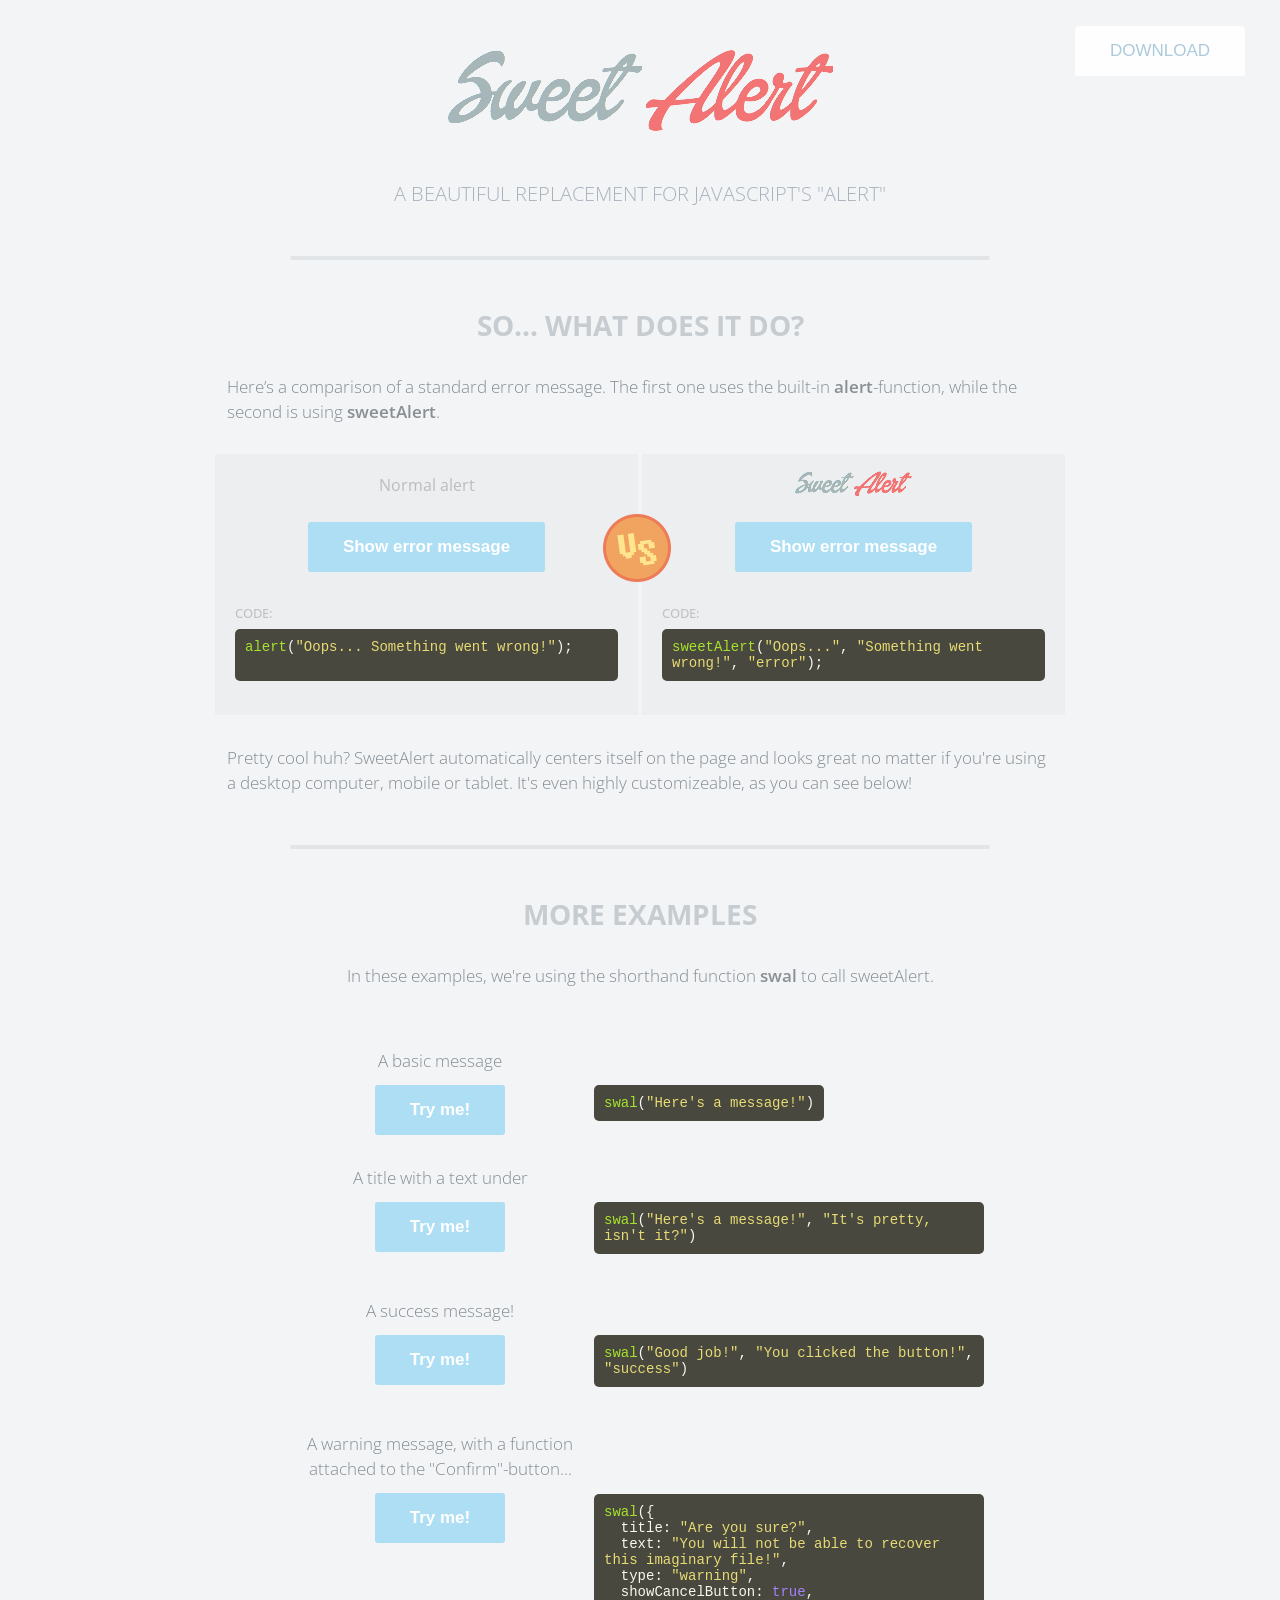
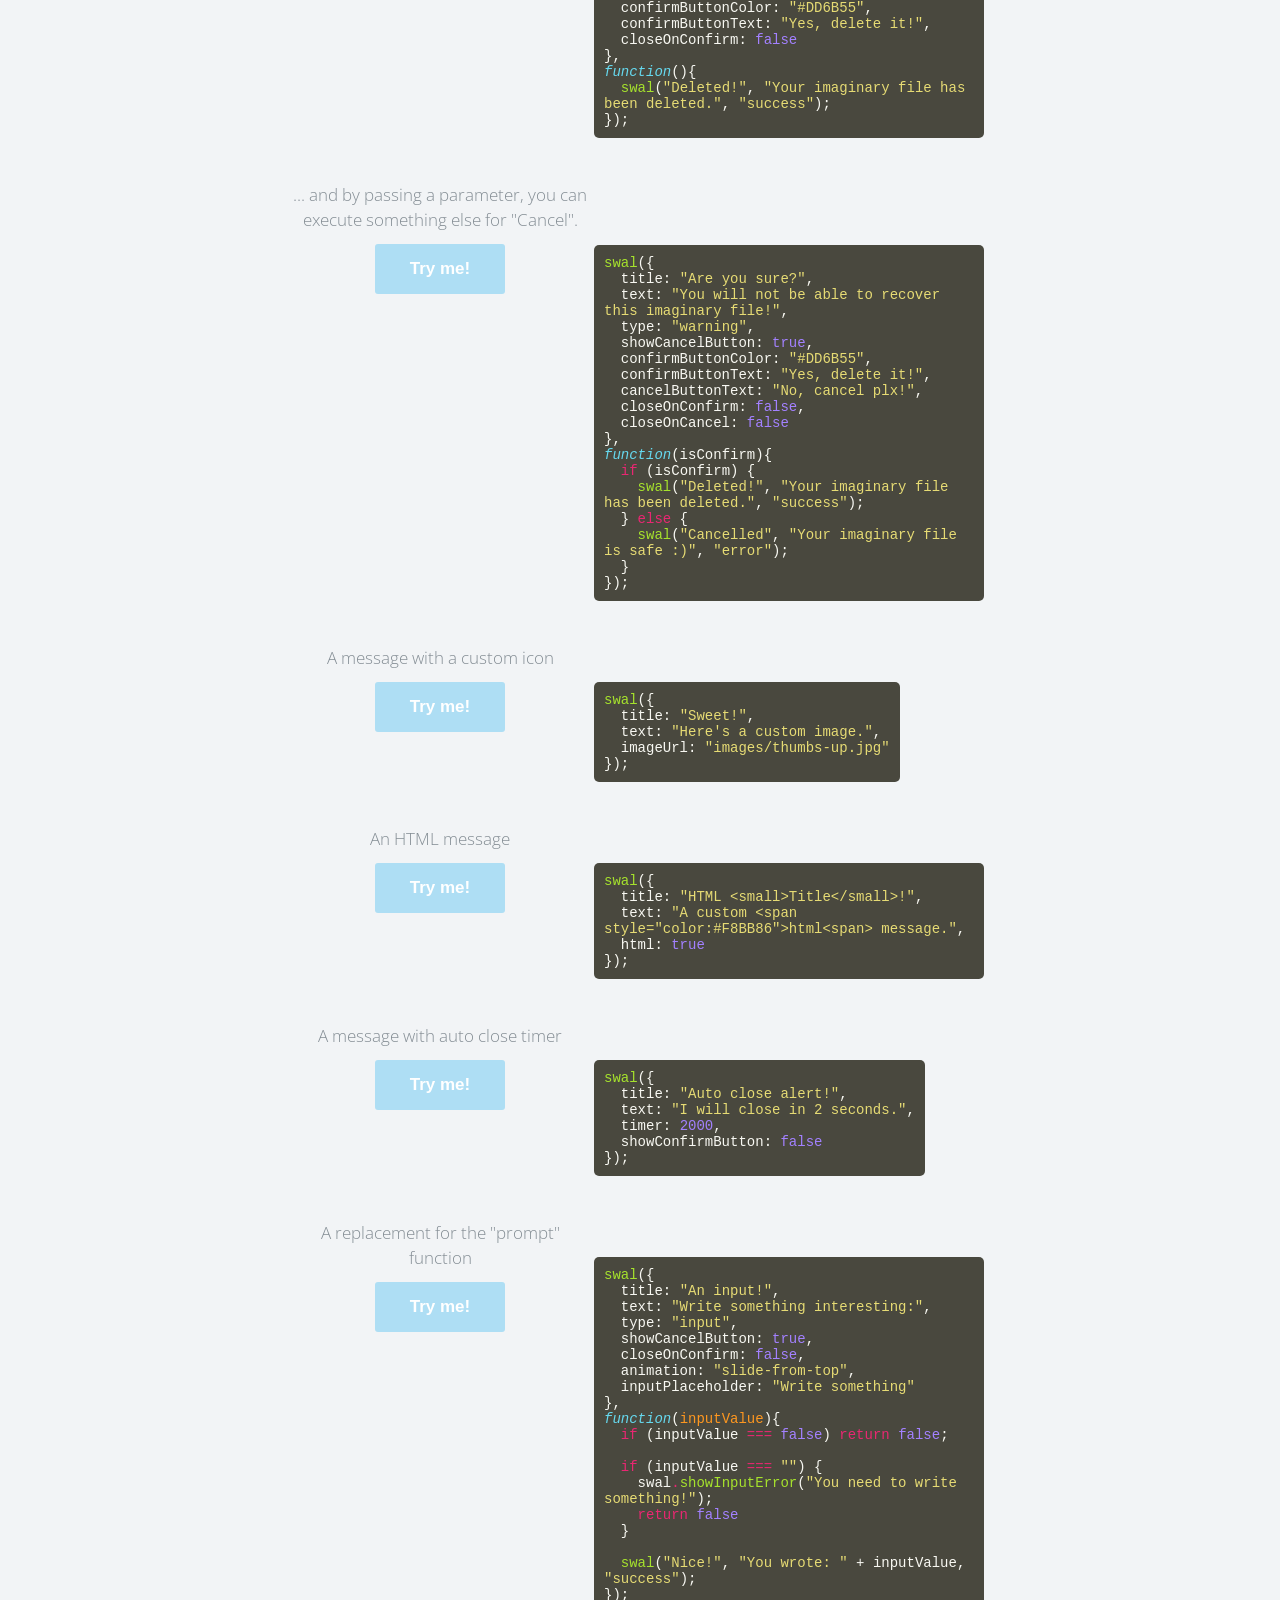
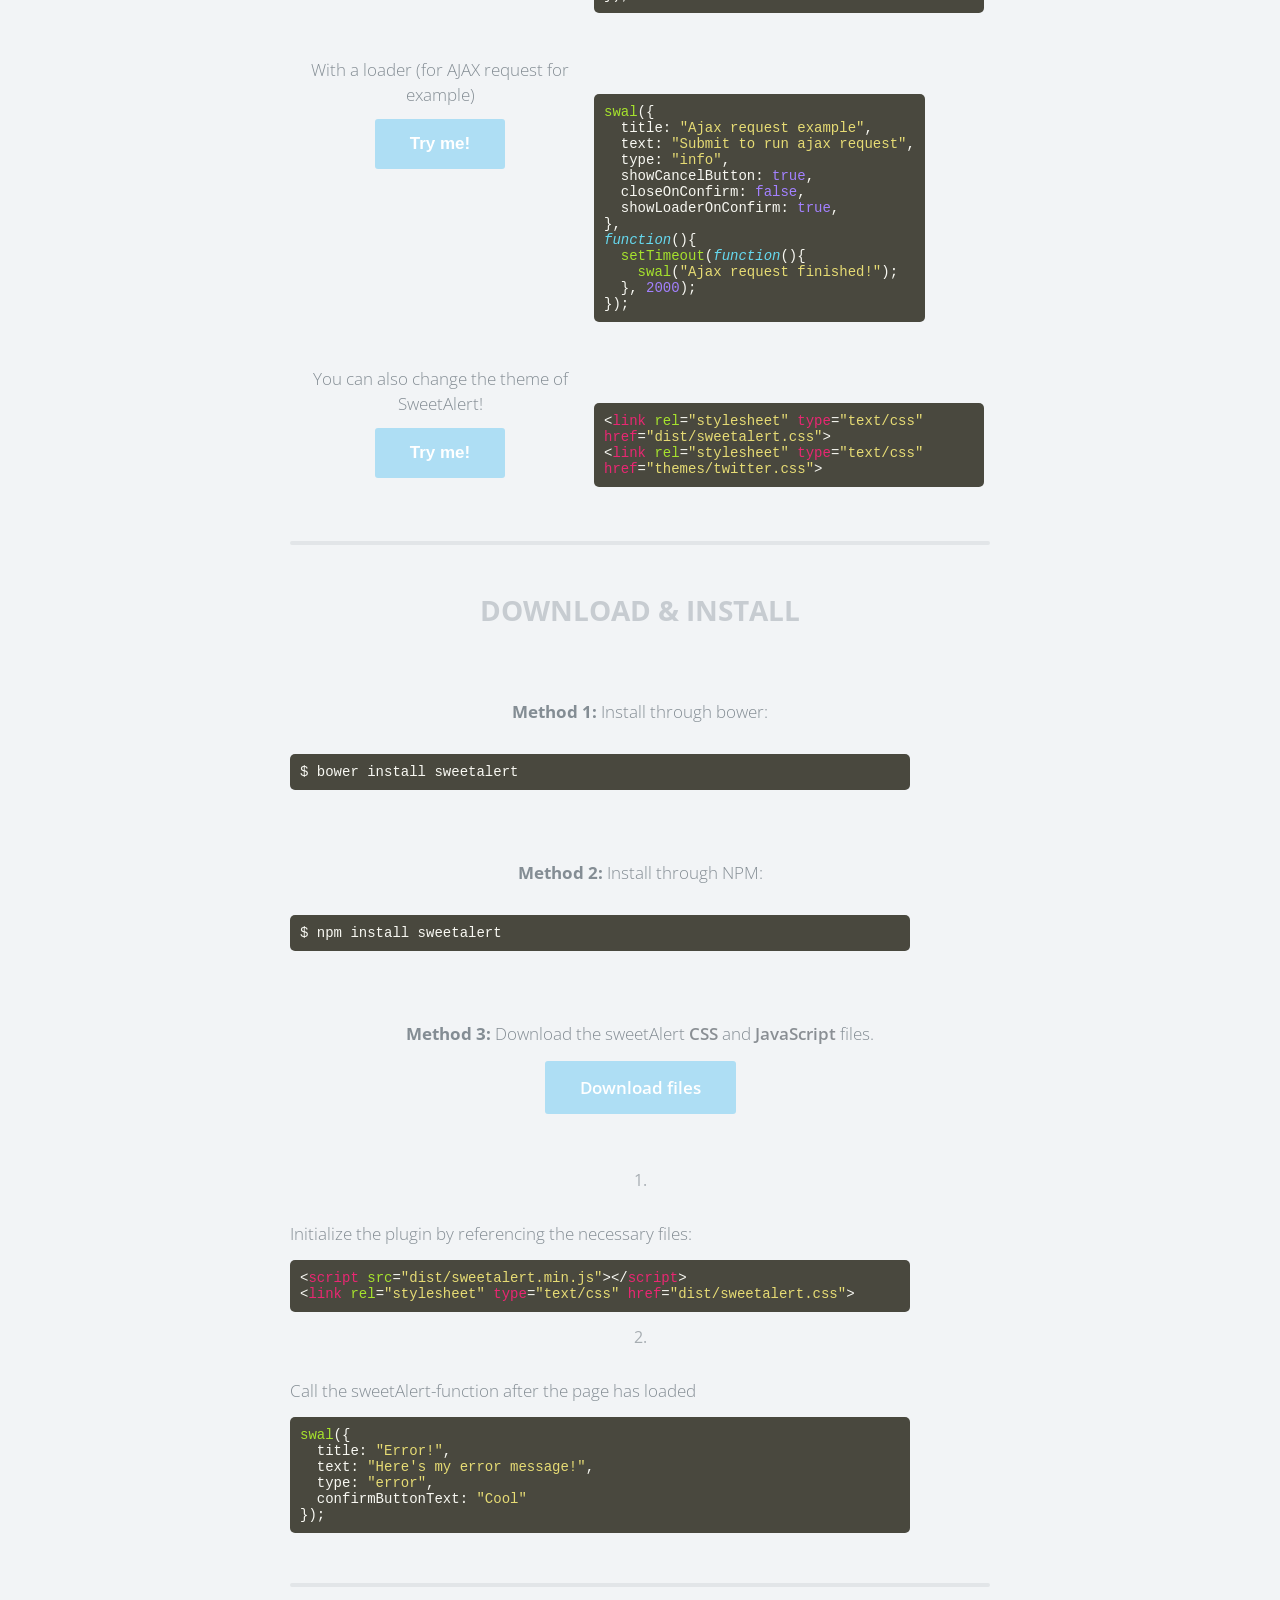
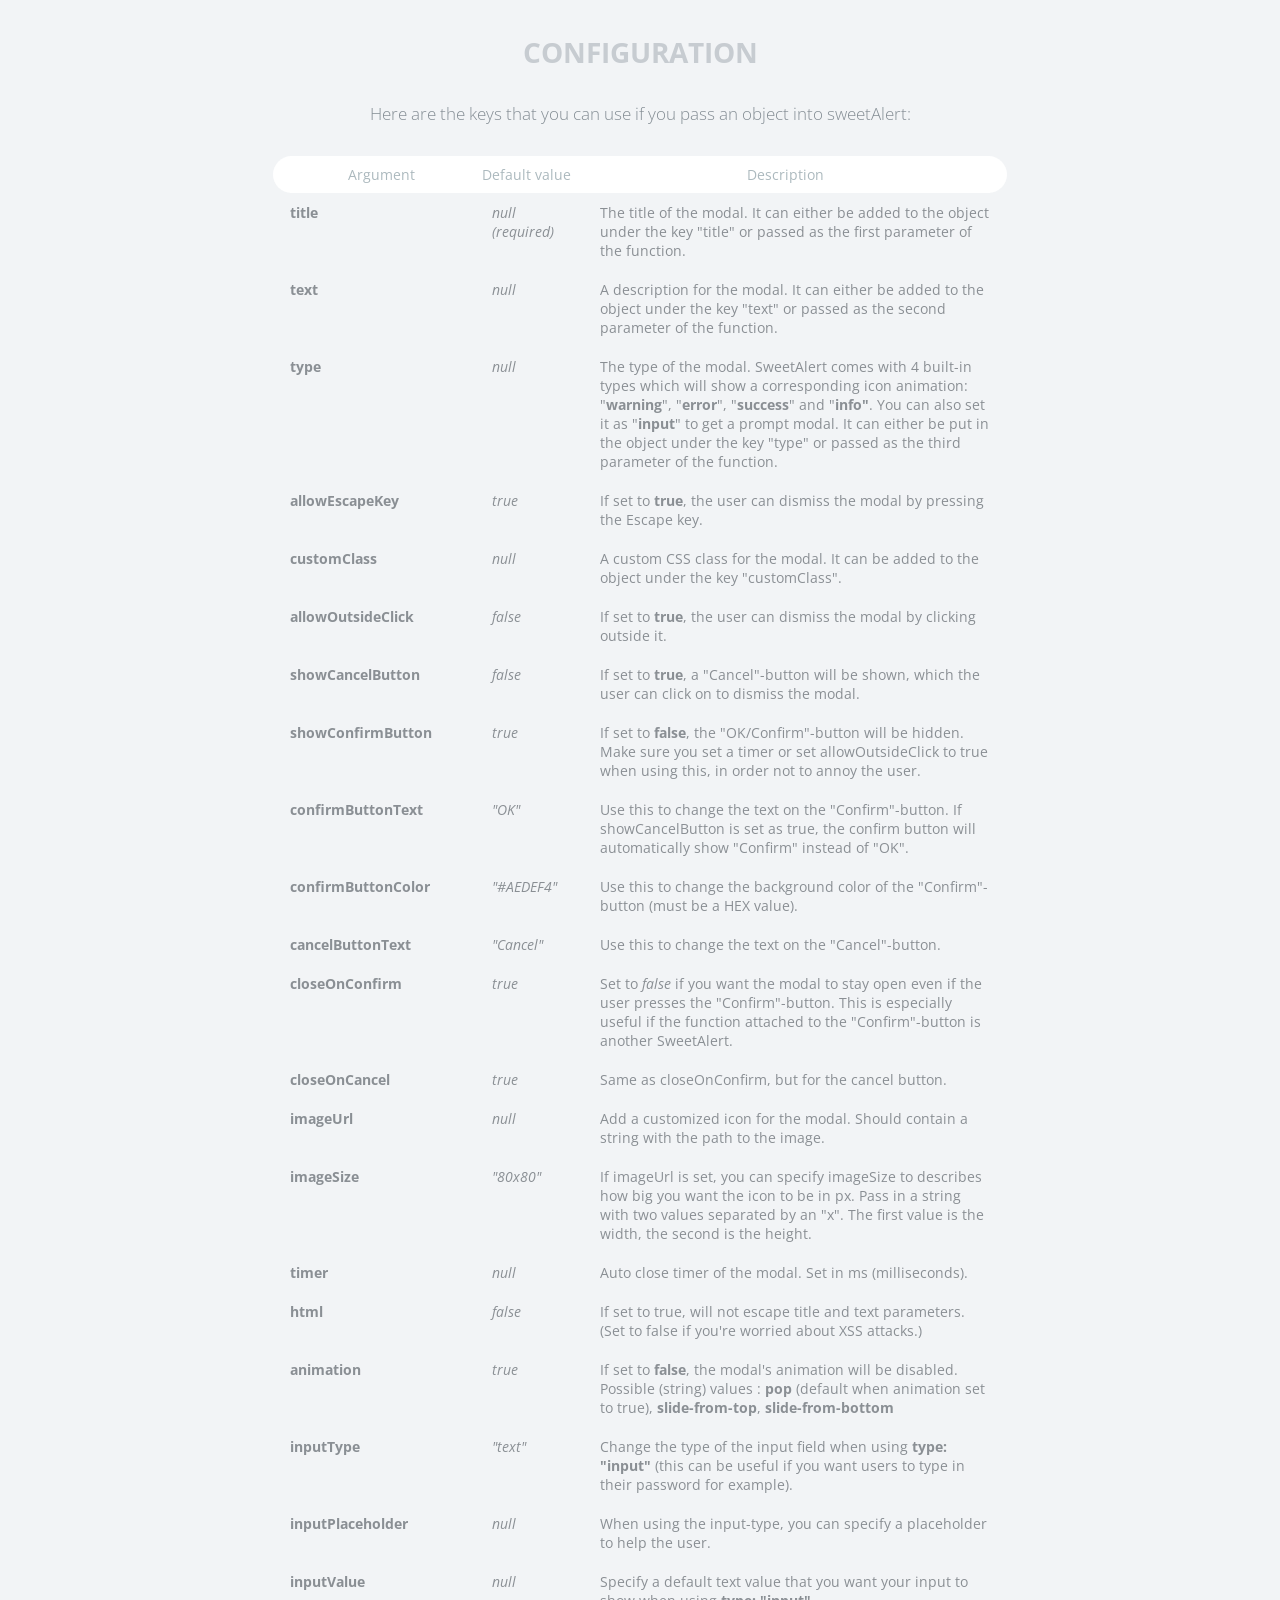
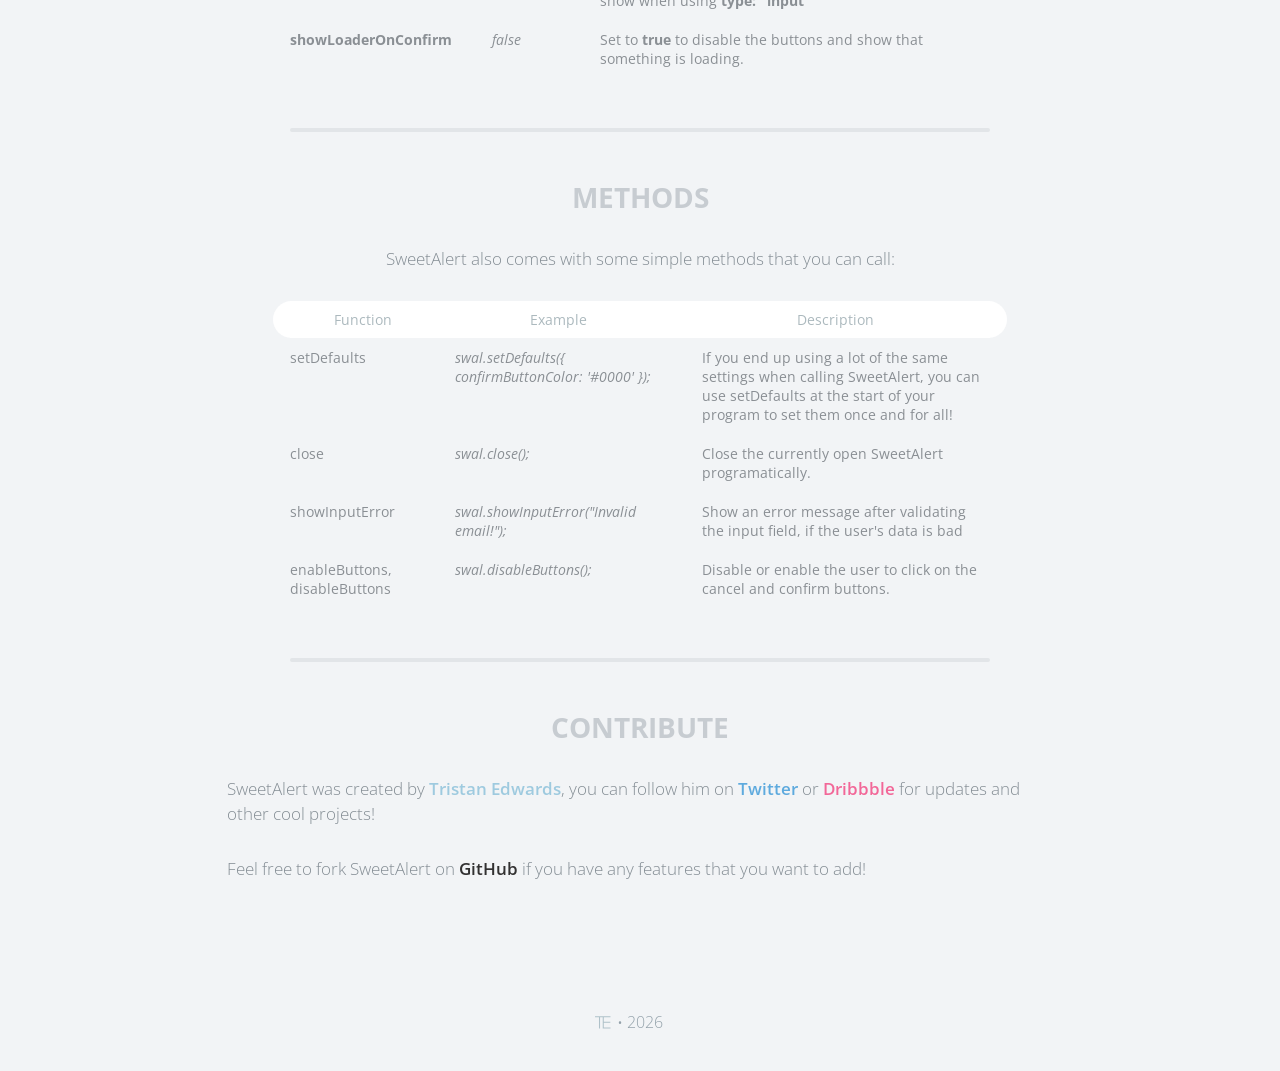
<file: www/sweetalert-master/index.html>
<!doctype html>

<html>

<head>
  <meta charset="utf-8">
  <meta name="viewport" content="width=device-width, initial-scale=1, maximum-scale=1, user-scalable=0" />
  <title>SweetAlert</title>

  <link rel="stylesheet" href="example/example.css">
  <script src="https://code.jquery.com/jquery-2.1.3.min.js"></script>

  <!-- This is what you need -->
  <script src="dist/sweetalert-dev.js"></script>
  <link rel="stylesheet" href="dist/sweetalert.css">
  <!--.......................-->

</head>

<body>

<h1>Sweet Alert</h1>
<h2>A beautiful replacement for JavaScript's "Alert"</h2>
<button class="download">Download</button>

<!-- What does it do? -->
<h3>So... What does it do?</h3>
<p>Here’s a comparison of a standard error message. The first one uses the built-in <strong>alert</strong>-function, while the second is using <strong>sweetAlert</strong>.</p>

<div class="showcase normal">
	<h4>Normal alert</h4>
	<button>Show error message</button>

	<h5>Code:</h5>
	<pre><span class="attr">alert</span>(<span class="str">"Oops... Something went wrong!"</span>);

	</pre>

	<div class="vs-icon"></div>
</div>

<div class="showcase sweet">
	<h4>Sweet Alert</h4>
	<button>Show error message</button>

	<h5>Code:</h5>
	<pre><span class="attr">sweetAlert</span>(<span class="str">"Oops..."</span>, <span class="str">"Something went wrong!"</span>, <span class="str">"error"</span>);</pre>
</div>

<p>Pretty cool huh? SweetAlert automatically centers itself on the page and looks great no matter if you're using a desktop computer, mobile or tablet. It's even highly customizeable, as you can see below!</p>


<!-- Examples -->
<h3>More examples</h3>

<p class="center">In these examples, we're using the shorthand function <strong>swal</strong> to call sweetAlert.</p>

<ul class="examples">

	<li class="message">
		<div class="ui">
			<p>A basic message</p>
			<button>Try me!</button>
		</div>
		<pre><span class="attr">swal</span>(<span class="str">"Here's a message!"</span>)</pre>
	</li>

	<li class="title-text">
		<div class="ui">
			<p>A title with a text under</p>
			<button>Try me!</button>
		</div>
		<pre><span class="attr">swal</span>(<span class="str">"Here's a message!"</span>, <span class="str">"It's pretty, isn't it?"</span>)</pre>
	</li>

	<li class="success">
		<div class="ui">
			<p>A success message!</p>
			<button>Try me!</button>
		</div>
		<pre><span class="attr">swal</span>(<span class="str">"Good job!"</span>, <span class="str">"You clicked the button!"</span>, <span class="str">"success"</span>)</pre>
	</li>

	<li class="warning confirm">
		<div class="ui">
			<p>A warning message, with a function attached to the "Confirm"-button...</p>
			<button>Try me!</button>
		</div>
		<pre><span class="attr">swal</span>({
&nbsp;&nbsp;title: <span class="str">"Are you sure?"</span>,
&nbsp;&nbsp;text: <span class="str">"You will not be able to recover this imaginary file!"</span>,
&nbsp;&nbsp;type: <span class="str">"warning"</span>,
&nbsp;&nbsp;showCancelButton: <span class="val">true</span>,
&nbsp;&nbsp;confirmButtonColor: <span class="str">"#DD6B55"</span>,
&nbsp;&nbsp;confirmButtonText: <span class="str">"Yes, delete it!"</span>,
&nbsp;&nbsp;closeOnConfirm: <span class="val">false</span>
},
<span class="func"><i>function</i></span>(){
&nbsp;&nbsp;<span class="attr">swal</span>(<span class="str">"Deleted!"</span>, <span class="str">"Your imaginary file has been deleted."</span>, <span class="str">"success"</span>);
});</pre>
	</li>

	<li class="warning cancel">
		<div class="ui">
			<p>... and by passing a parameter, you can execute something else for "Cancel".</p>
			<button>Try me!</button>
		</div>
		<pre><span class="attr">swal</span>({
&nbsp;&nbsp;title: <span class="str">"Are you sure?"</span>,
&nbsp;&nbsp;text: <span class="str">"You will not be able to recover this imaginary file!"</span>,
&nbsp;&nbsp;type: <span class="str">"warning"</span>,
&nbsp;&nbsp;showCancelButton: <span class="val">true</span>,
&nbsp;&nbsp;confirmButtonColor: <span class="str">"#DD6B55"</span>,
&nbsp;&nbsp;confirmButtonText: <span class="str">"Yes, delete it!"</span>,
&nbsp;&nbsp;cancelButtonText: <span class="str">"No, cancel plx!"</span>,
&nbsp;&nbsp;closeOnConfirm: <span class="val">false</span>,
&nbsp;&nbsp;closeOnCancel: <span class="val">false</span>
},
<span class="func"><i>function</i></span>(isConfirm){
&nbsp;&nbsp;<span class="tag">if</span> (isConfirm) {
&nbsp;&nbsp;&nbsp;&nbsp;<span class="attr">swal</span>(<span class="str">"Deleted!"</span>, <span class="str">"Your imaginary file has been deleted."</span>, <span class="str">"success"</span>);
&nbsp;&nbsp;} <span class="tag">else</span> {
	&nbsp;&nbsp;&nbsp;&nbsp;<span class="attr">swal</span>(<span class="str">"Cancelled"</span>, <span class="str">"Your imaginary file is safe :)"</span>, <span class="str">"error"</span>);
&nbsp;&nbsp;}
});</pre>
	</li>

	<li class="custom-icon">
		<div class="ui">
			<p>A message with a custom icon</p>
			<button>Try me!</button>
		</div>
		<pre><span class="attr">swal</span>({
&nbsp;&nbsp;title: <span class="str">"Sweet!"</span>,
&nbsp;&nbsp;text: <span class="str">"Here's a custom image."</span>,
&nbsp;&nbsp;imageUrl: <span class="str">"images/thumbs-up.jpg"</span>
});</pre>
	</li>

	<li class="message-html">
		<div class="ui">
			<p>An HTML message</p>
			<button>Try me!</button>
		</div>
		<pre><span class="attr">swal</span>({
&nbsp;&nbsp;title: <span class="str">"HTML &lt;small&gt;Title&lt;/small&gt;!"</span>,
&nbsp;&nbsp;text: <span class="str">"A custom &lt;span style="color:#F8BB86"&gt;html&lt;span&gt; message."</span>,
&nbsp;&nbsp;html: <span class="val">true</span>
});</pre>
	</li>

	<li class="timer">
		<div class="ui">
			<p>A message with auto close timer</p>
			<button>Try me!</button>
		</div>
		<pre><span class="attr">swal</span>({
&nbsp;&nbsp;title: <span class="str">"Auto close alert!"</span>,
&nbsp;&nbsp;text: <span class="str">"I will close in 2 seconds."</span>,
&nbsp;&nbsp;timer: <span class="val">2000</span>,
&nbsp;&nbsp;showConfirmButton: <span class="val">false</span>
});</pre>
	</li>


	<li class="input">
		<div class="ui">
			<p>A replacement for the "prompt" function</p>
			<button>Try me!</button>
		</div>
		<pre><span class="attr">swal</span>({
&nbsp;&nbsp;title: <span class="str">"An input!"</span>,
&nbsp;&nbsp;text: <span class="str">"Write something interesting:"</span>,
&nbsp;&nbsp;type: <span class="str">"input"</span>,
&nbsp;&nbsp;showCancelButton: <span class="val">true</span>,
&nbsp;&nbsp;closeOnConfirm: <span class="val">false</span>,
&nbsp;&nbsp;animation: <span class="str">"slide-from-top"</span>,
&nbsp;&nbsp;inputPlaceholder: <span class="str">"Write something"</span>
},
<span class="func"><i>function</i></span>(<span class="arg">inputValue</span>){
&nbsp;&nbsp;<span class="tag">if</span> (inputValue <span class="tag">===</span> <span class="val">false</span>) <span class="tag">return</span> <span class="val">false</span>;
&nbsp;&nbsp;
&nbsp;&nbsp;<span class="tag">if</span> (inputValue <span class="tag">===</span> <span class="str">""</span>) {
&nbsp;&nbsp;&nbsp;&nbsp;swal<span class="tag">.</span><span class="attr">showInputError</span>(<span class="str">"You need to write something!"</span>);
&nbsp;&nbsp;&nbsp;&nbsp;<span class="tag">return</span> <span class="val">false</span>
&nbsp;&nbsp;}
&nbsp;&nbsp;
&nbsp;&nbsp;<span class="attr">swal</span>(<span class="str">"Nice!"</span>, <span class="str">"You wrote: "</span> + inputValue, <span class="str">"success"</span>);
});</pre>
	</li>

  <li class="ajax">
    <div class="ui">
			<p>With a loader (for AJAX request for example)</p>
			<button>Try me!</button>
		</div>
		<pre><span class="attr">swal</span>({
&nbsp;&nbsp;title: <span class="str">"Ajax request example"</span>,
&nbsp;&nbsp;text: <span class="str">"Submit to run ajax request"</span>,
&nbsp;&nbsp;type: <span class="str">"info"</span>,
&nbsp;&nbsp;showCancelButton: <span class="val">true</span>,
&nbsp;&nbsp;closeOnConfirm: <span class="val">false</span>,
&nbsp;&nbsp;showLoaderOnConfirm: <span class="val">true</span>,
},
<span class="func"><i>function</i></span>(){
&nbsp;&nbsp;<span class="attr">setTimeout</span>(<span class="func"><i>function</i></span>(){
&nbsp;&nbsp;&nbsp;&nbsp;<span class="attr">swal</span>(<span class="str">"Ajax request finished!"</span>);
&nbsp;&nbsp;}, <span class="val">2000</span>);
});</pre>
	</li>

	<li class="theme">
		<div class="ui">
			<p>You can also change the theme of SweetAlert!</p>
			<button>Try me!</button>
		</div>
		<pre>&lt;<span class="tag">link</span> <span class="attr">rel</span>=<span class="str">"stylesheet"</span> <span class="tag">type</span>=<span class="str">"text/css"</span> <span class="tag">href</span>=<span class="str">"dist/sweetalert.css"</span>&gt;
			&lt;<span class="tag">link</span> <span class="attr">rel</span>=<span class="str">"stylesheet"</span> <span class="tag">type</span>=<span class="str">"text/css"</span> <span class="tag">href</span>=<span class="str">"themes/twitter.css"</span>&gt;</pre>
	</li>

</ul>


<!-- Download & Install -->
<h3 id="download-section">Download & install</h3>

<div class="center-container">
	<p class="center"><b>Method 1:</b> Install through bower:</p>
	<pre class="center">$ bower install sweetalert</pre>
</div>

<div class="center-container">
	<p class="center"><b>Method 2:</b> Install through NPM:</p>
	<pre class="center">$ npm install sweetalert</pre>
</div>

<p class="center"><b>Method 3:</b> Download the sweetAlert <strong>CSS</strong> and <strong>JavaScript</strong> files.</p>

<a class="button" href="https://github.com/t4t5/sweetalert/archive/master.zip" download>Download files</a>

<ol>
	<li>
		<p>Initialize the plugin by referencing the necessary files:</p>
		<pre>&lt;<span class="tag">script</span> <span class="attr">src</span>=<span class="str">"dist/sweetalert.min.js"</span>&gt;&lt;/<span class="tag">script</span>&gt;
&lt;<span class="tag">link</span> <span class="attr">rel</span>=<span class="str">"stylesheet"</span> <span class="tag">type</span>=<span class="str">"text/css"</span> <span class="tag">href</span>=<span class="str">"dist/sweetalert.css"</span>&gt;</pre>
	</li>

	<li>
		<p>Call the sweetAlert-function after the page has loaded</p>
		<pre><span class="attr">swal</span>({
&nbsp;&nbsp;title: <span class="str">"Error!"</span>,
&nbsp;&nbsp;text: <span class="str">"Here's my error message!"</span>,
&nbsp;&nbsp;type: <span class="str">"error"</span>,
&nbsp;&nbsp;confirmButtonText: <span class="str">"Cool"</span>
});
</pre>
	</li>
</ol>



<!-- Configuration -->
<h3>Configuration</h3>

<p class="center">Here are the keys that you can use if you pass an object into sweetAlert:</p>

<table>
	<tr class="titles">
		<th>
			<div class="border-left"></div>
			Argument
		</th>
		<th>Default value</th>
		<th>
			<div class="border-right"></div>
			Description
		</th>
	</tr>
	<tr>
		<td><b>title</b></td>
		<td><i>null (required)</i></td>
		<td>The title of the modal. It can either be added to the object under the key "title" or passed as the first parameter of the function.</td>
	</tr>
	<tr>
		<td><b>text</b></td>
		<td><i>null</i></td>
		<td>A description for the modal. It can either be added to the object under the key "text" or passed as the second parameter of the function.</td>
	</tr>
	<tr>
		<td><b>type</b></td>
		<td><i>null</i></td>
		<td>The type of the modal. SweetAlert comes with 4 built-in types which will show a corresponding icon animation: "<strong>warning</strong>", "<strong>error</strong>", "<strong>success</strong>" and "<strong>info"</strong>. You can also set it as "<strong>input</strong>" to get a prompt modal. It can either be put in the object under the key "type" or passed as the third parameter of the function.</td>
	</tr>
    <tr>
      <td><b>allowEscapeKey</b></td>
      <td><i>true</i></td>
      <td>If set to <strong>true</strong>, the user can dismiss the modal by pressing the Escape key.</td>
    </tr>
	<tr>
		<td><b>customClass</b></td>
		<td><i>null</i></td>
		<td>A custom CSS class for the modal. It can be added to the object under the key "customClass".</td>
	</tr>
	<tr>
		<td><b>allowOutsideClick</b></td>
		<td><i>false</i></td>
		<td>If set to <strong>true</strong>, the user can dismiss the modal by clicking outside it.</td>
	</tr>
	<tr>
		<td><b>showCancelButton</b></td>
		<td><i>false</i></td>
		<td>If set to <strong>true</strong>, a "Cancel"-button will be shown, which the user can click on to dismiss the modal.</td>
	</tr>
	<tr>
		<td><b>showConfirmButton</b></td>
		<td><i>true</i></td>
		<td>If set to <strong>false</strong>, the "OK/Confirm"-button will be hidden. Make sure you set a timer or set allowOutsideClick to true when using this, in order not to annoy the user.</td>
	</tr>
	<tr>
		<td><b>confirmButtonText</b></td>
		<td><i>"OK"</i></td>
		<td>Use this to change the text on the "Confirm"-button. If showCancelButton is set as true, the confirm button will automatically show "Confirm" instead of "OK".</td>
	</tr>
	<tr>
		<td><b>confirmButtonColor</b></td>
		<td><i>"#AEDEF4"</i></td>
		<td>Use this to change the background color of the "Confirm"-button (must be a HEX value).</td>
	</tr>
	<tr>
		<td><b>cancelButtonText</b></td>
		<td><i>"Cancel"</i></td>
		<td>Use this to change the text on the "Cancel"-button.</td>
	</tr>
	<tr>
		<td><b>closeOnConfirm</b></td>
		<td><i>true</i></td>
		<td>Set to <i>false</i> if you want the modal to stay open even if the user presses the "Confirm"-button. This is especially useful if the function attached to the "Confirm"-button is another SweetAlert.</td>
	</tr>
	<tr>
		<td><b>closeOnCancel</b></td>
		<td><i>true</i></td>
		<td>Same as closeOnConfirm, but for the cancel button.</td>
	</tr>
	<tr>
		<td><b>imageUrl</b></td>
		<td><i>null</i></td>
		<td>Add a customized icon for the modal. Should contain a string with the path to the image.</td>
	</tr>
	<tr>
		<td><b>imageSize</b></td>
		<td><i>"80x80"</i></td>
		<td>If imageUrl is set, you can specify imageSize to describes how big you want the icon to be in px. Pass in a string with two values separated by an "x". The first value is the width, the second is the height.</td>
	</tr>
	<tr>
		<td><b>timer</b></td>
		<td><i>null</i></td>
		<td>Auto close timer of the modal. Set in ms (milliseconds).</td>
	</tr>
	<tr>
		<td><b>html</b></td>
		<td><i>false</i></td>
		<td>If set to true, will not escape title and text parameters. (Set to false if you're worried about XSS attacks.)</td>
	</tr>
	<tr>
		<td><b>animation</b></td>
		<td><i>true</i></td>
		<td>If set to <strong>false</strong>, the modal's animation will be disabled. Possible (string) values : <strong>pop</strong> (default when animation set to true), <strong>slide-from-top</strong>, <strong>slide-from-bottom</strong></td>
	</tr>
	<tr>
		<td><b>inputType</b></td>
		<td><i>"text"</i></td>
		<td>Change the type of the input field when using <strong>type: "input"</strong> (this can be useful if you want users to type in their password for example).</td>
	</tr>
	<tr>
		<td><b>inputPlaceholder</b></td>
		<td><i>null</i></td>
		<td>When using the input-type, you can specify a placeholder to help the user.</td>
	</tr>
	<tr>
		<td><b>inputValue</b></td>
		<td><i>null</i></td>
		<td>Specify a default text value that you want your input to show when using <strong>type: "input"</strong></td>
	</tr>
	<tr>
		<td><b>showLoaderOnConfirm</b></td>
		<td><i>false</i></td>
    <td>Set to <strong>true</strong> to disable the buttons and show that something is loading.</td>
	</tr>
</table>


<!-- Methods -->
<h3>Methods</h3>

<p class="center">SweetAlert also comes with some simple methods that you can call:</p>

<table>
	<tr class="titles">
		<th>
			<div class="border-left"></div>
			Function
		</th>
		<th>Example</th>
		<th>
			<div class="border-right"></div>
			Description
		</th>
	</tr>
	<tr>
		<td>setDefaults</td>
		<td><i>swal.setDefaults({ confirmButtonColor: '#0000' });</i></td>
		<td>If you end up using a lot of the same settings when calling SweetAlert, you can use setDefaults at the start of your program to set them once and for all!</td>
	</tr>
	<tr>
		<td>close</td>
		<td><i>swal.close();</i></td>
		<td>Close the currently open SweetAlert programatically.</td>
	</tr>
	<tr>
		<td>showInputError</td>
		<td><i>swal.showInputError("Invalid email!");</i></td>
		<td>Show an error message after validating the input field, if the user's data is bad</td>
	</tr>
	<tr>
		<td>enableButtons, disableButtons</td>
		<td><i>swal.disableButtons();</i></td>
		<td>Disable or enable the user to click on the cancel and confirm buttons.</td>
	</tr>
</table>



<!-- Contribute -->
<h3>Contribute</h3>
<p>SweetAlert was created by <a href="http://tristanedwards.me" target="_blank">Tristan Edwards</a>, you can follow him on <a href="https://twitter.com/t4t5" target="_blank" class="twitter">Twitter</a> or <a href="https://dribbble.com/tristanedwards" target="_blank" class="dribbble">Dribbble</a> for updates and other cool projects!</p>
<p>Feel free to fork SweetAlert on <a href="https://github.com/t4t5/sweetalert" class="github">GitHub</a> if you have any features that you want to add!</p>


<footer>
	<span class="te-logo">TE</span> • <script>document.write(new Date().getFullYear())</script>
</footer>


<script>

document.querySelector('button.download').onclick = function(){
	$("html, body").animate({ scrollTop: $("#download-section").offset().top }, 1000);
};

document.querySelector('.showcase.normal button').onclick = function(){
	alert("Oops... Something went wrong!");
};

document.querySelector('.showcase.sweet button').onclick = function(){
	swal("Oops...", "Something went wrong!", "error");
};

document.querySelector('ul.examples li.message button').onclick = function(){
	swal("Here's a message!");
};

document.querySelector('ul.examples li.timer button').onclick = function(){
	swal({
		title: "Auto close alert!",
		text: "I will close in 2 seconds.",
		timer: 2000,
		showConfirmButton: false
	});
};

document.querySelector('ul.examples li.title-text button').onclick = function(){
	swal("Here's a message!", "It's pretty, isn't it?");
};

document.querySelector('ul.examples li.success button').onclick = function(){
	swal("Good job!", "You clicked the button!", "success");
};

document.querySelector('ul.examples li.warning.confirm button').onclick = function(){
	swal({
		title: "Are you sure?",
		text: "You will not be able to recover this imaginary file!",
		type: "warning",
		showCancelButton: true,
		confirmButtonColor: '#DD6B55',
		confirmButtonText: 'Yes, delete it!',
		closeOnConfirm: false
	},
	function(){
		swal("Deleted!", "Your imaginary file has been deleted!", "success");
	});
};

document.querySelector('ul.examples li.warning.cancel button').onclick = function(){
	swal({
		title: "Are you sure?",
		text: "You will not be able to recover this imaginary file!",
		type: "warning",
		showCancelButton: true,
		confirmButtonColor: '#DD6B55',
		confirmButtonText: 'Yes, delete it!',
		cancelButtonText: "No, cancel plx!",
		closeOnConfirm: false,
		closeOnCancel: false
	},
	function(isConfirm){
    if (isConfirm){
      swal("Deleted!", "Your imaginary file has been deleted!", "success");
    } else {
      swal("Cancelled", "Your imaginary file is safe :)", "error");
    }
	});
};

document.querySelector('ul.examples li.custom-icon button').onclick = function(){
	swal({
		title: "Sweet!",
		text: "Here's a custom image.",
		imageUrl: 'example/images/thumbs-up.jpg'
	});
};

document.querySelector('ul.examples li.message-html button').onclick = function(){
	swal({
		title: "HTML <small>Title</small>!",
		text: 'A custom <span style="color:#F8BB86">html</span> message.',
		html: true
	});
};

document.querySelector('ul.examples li.input button').onclick = function(){
	swal({
		title: "An input!",
		text: 'Write something interesting:',
		type: 'input',
		showCancelButton: true,
		closeOnConfirm: false,
		animation: "slide-from-top",
		inputPlaceholder: "Write something",
	},
	function(inputValue){
		if (inputValue === false) return false;

		if (inputValue === "") {
			swal.showInputError("You need to write something!");
			return false;
		}
    
		swal("Nice!", 'You wrote: ' + inputValue, "success");

	});
};

document.querySelector('ul.examples li.theme button').onclick = function() {
	swal({
		title: "Themes!",
		text: "Here's the Twitter theme for SweetAlert!",
		confirmButtonText: "Cool!",
		customClass: 'twitter'
	});
};

document.querySelector('ul.examples li.ajax button').onclick = function() {
  swal({
    title: 'Ajax request example',
    text: 'Submit to run ajax request',
    type: 'info',
    showCancelButton: true,
    closeOnConfirm: false,
    showLoaderOnConfirm: true,
  }, function(){
    setTimeout(function() {
      swal('Ajax request finished!');
    }, 2000);
  });
};

</script>



</body>

</html>
</file>
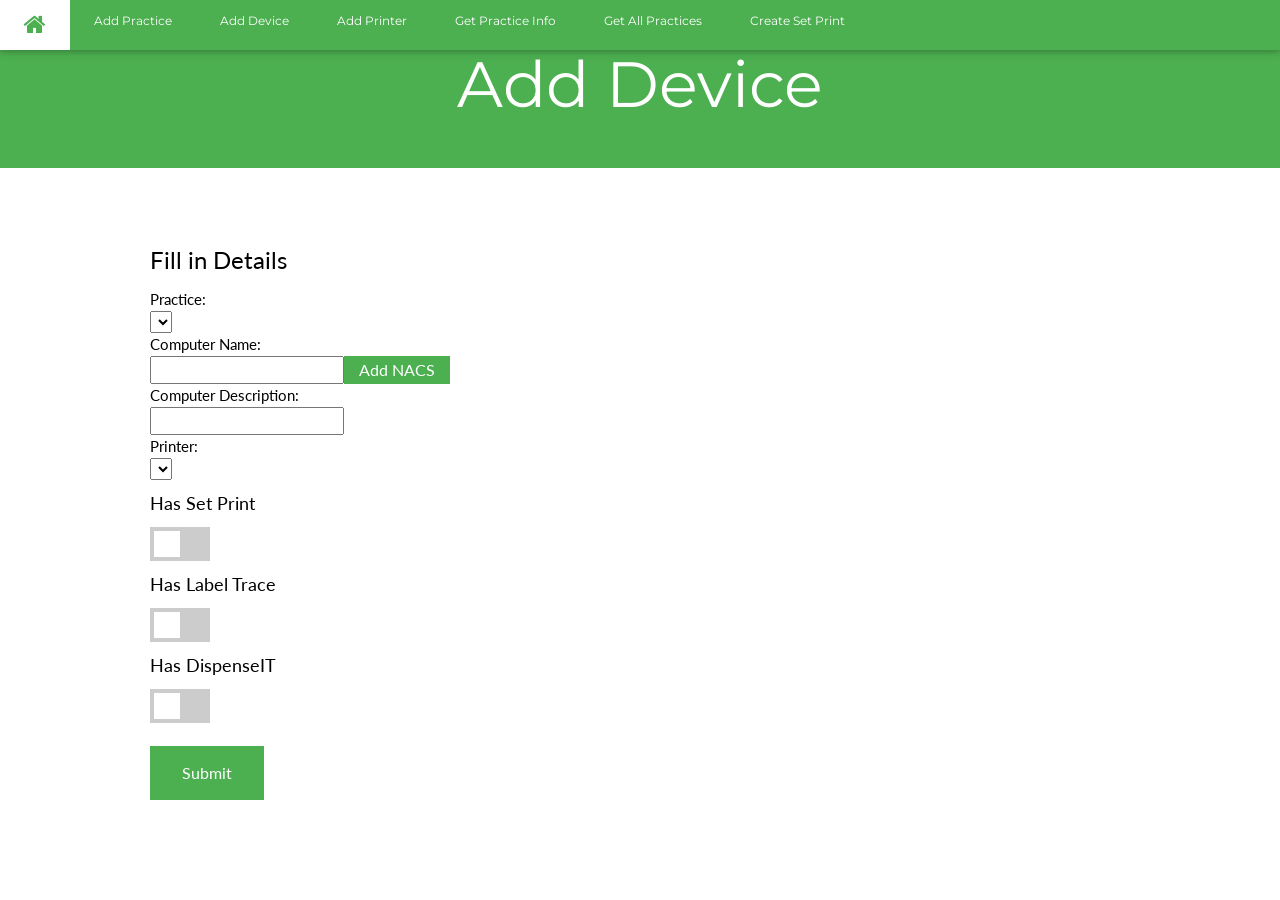
<file: www/addDevice.html>
<!DOCTYPE html>
<html lang="en">
<title>W3.CSS Template</title>
<meta charset="UTF-8">
<meta name="viewport" content="width=device-width, initial-scale=1">
<script type="text/javascript">var $rootScope = window;</script>
<script src="https://api.backendless.com/sdk/js/latest/backendless.min.js"></script>
<script src="js/script.js" type="text/javascript"></script>
<script src="sweetalert-master/dist/sweetalert.min.js"></script>
<link rel="stylesheet" href="css/w3.css">
<link rel="stylesheet" href="css/style.css">
<link rel="stylesheet" href="https://fonts.googleapis.com/css?family=Lato">
<link rel="stylesheet" href="https://fonts.googleapis.com/css?family=Montserrat">
<link rel="stylesheet" href="https://cdnjs.cloudflare.com/ajax/libs/font-awesome/4.7.0/css/font-awesome.min.css">
<style>
body,h1,h2,h3,h4,h5,h6 {font-family: "Lato", sans-serif}
.w3-bar,h1,button {font-family: "Montserrat", sans-serif}
.fa-anchor,.fa-coffee {font-size:200px}
</style>
<body>

<!-- Navbar -->
<div class="w3-top">
  <div class="w3-bar w3-green w3-card w3-left-align w3-small">
    <a class="w3-bar-item w3-button w3-hide-medium w3-hide-large w3-left w3-padding-large w3-hover-white w3-large w3-green" href="javascript:void(0);" onclick="myFunction()" title="Toggle Navigation Menu"><i class="fa fa-bars"></i></a>
    <a href="home.html" class="w3-bar-item w3-button w3-padding-large w3-white"><i class="fa fa-home fa-2x w3-padding-10 w3-text-green"></i></a>
    <a href="addPractice.html" class="w3-bar-item w3-button w3-hide-small w3-padding-large w3-hover-white">Add Practice</a>
    <a href="addDevice.html" class="w3-bar-item w3-button w3-hide-small w3-padding-large w3-hover-white">Add Device</a>
    <a href="addPrinter.html" class="w3-bar-item w3-button w3-hide-small w3-padding-large w3-hover-white">Add Printer</a>
    <a href="getPracInfo.html" class="w3-bar-item w3-button w3-hide-small w3-padding-large w3-hover-white">Get Practice Info</a>
	<a href="getAllPrac.html" class="w3-bar-item w3-button w3-hide-small w3-padding-large w3-hover-white">Get All Practices</a>
	<a href="createSetPrint.html" class="w3-bar-item w3-button w3-hide-small w3-padding-large w3-hover-white">Create Set Print</a>
  </div>

  <!-- Navbar on small screens -->
  <div id="navDemo" class="w3-bar-block w3-white w3-hide w3-hide-large w3-hide-medium w3-large">
    <a href="addPractice.html" class="w3-bar-item w3-button w3-padding-large">Add Practice</a>
    <a href="addDevice.html" class="w3-bar-item w3-button w3-padding-large">Add Device</a>
    <a href="addPrinter.html" class="w3-bar-item w3-button w3-padding-large">Add Printer</a>
	<a href="getPracInfo.html" class="w3-bar-item w3-button w3-padding-large">Get Practice Info</a>
	<a href="getAllPrac.html" class="w3-bar-item w3-button w3-padding-large">Get All Practices</a>
	<a href="createSetPrint.html" class="w3-bar-item w3-button w3-padding-large">Create Set Print</a>
  </div>
</div>

<!-- Header -->
<header class="w3-container w3-green w3-center" style="padding:20px 16px">
  <h1 class="w3-margin w3-jumbo">Add Device</h1>
</header>

<!-- First Grid -->
<div class="w3-row-padding w3-padding-64 w3-container">
  <div class="w3-content">

      <h3>Fill in Details</h3>
      <h5 class="w3-padding-20"></h5>
		Practice:<br>
		<select id="pracList"></select><br>
		Computer Name:<br>
		<input id="cname" type="text" name="computerName"><input class="button2" type="button" value="Add NACS" onclick="addNACS()"><br>
		Computer Description:<br>
		<input id="cdesc" type="text" name="computerDescription"><br>
		Printer:<br>
		<select id="printerList"></select><br>
		<h5>Has Set Print</h5>
		<label class="switch">
			<input type="checkbox" id="hasSetPrint">
			<span class="slider"></span>
		</label>
		<h5>Has Label Trace</h5>
		<label class="switch">
			<input type="checkbox" id="hasLabelTrace">
			<span class="slider"></span>
		</label>
		<h5>Has DispenseIT</h5>
		<label class="switch">
			<input type="checkbox" id="hasDispenseIT">
			<span class="slider"></span>
		</label>
		<br><br>
		
		<input class="button" type="submit" value="Submit" onclick="addDevice()">

      <p class="w3-text-grey"></p>
    
  </div>
</div>


<script>
// Used to toggle the menu on small screens when clicking on the menu button
function myFunction() {
  var x = document.getElementById("navDemo");
  if (x.className.indexOf("w3-show") == -1) {
    x.className += " w3-show";
  } else { 
    x.className = x.className.replace(" w3-show", "");
  }
}
</script>

</body>
</html>
</file>
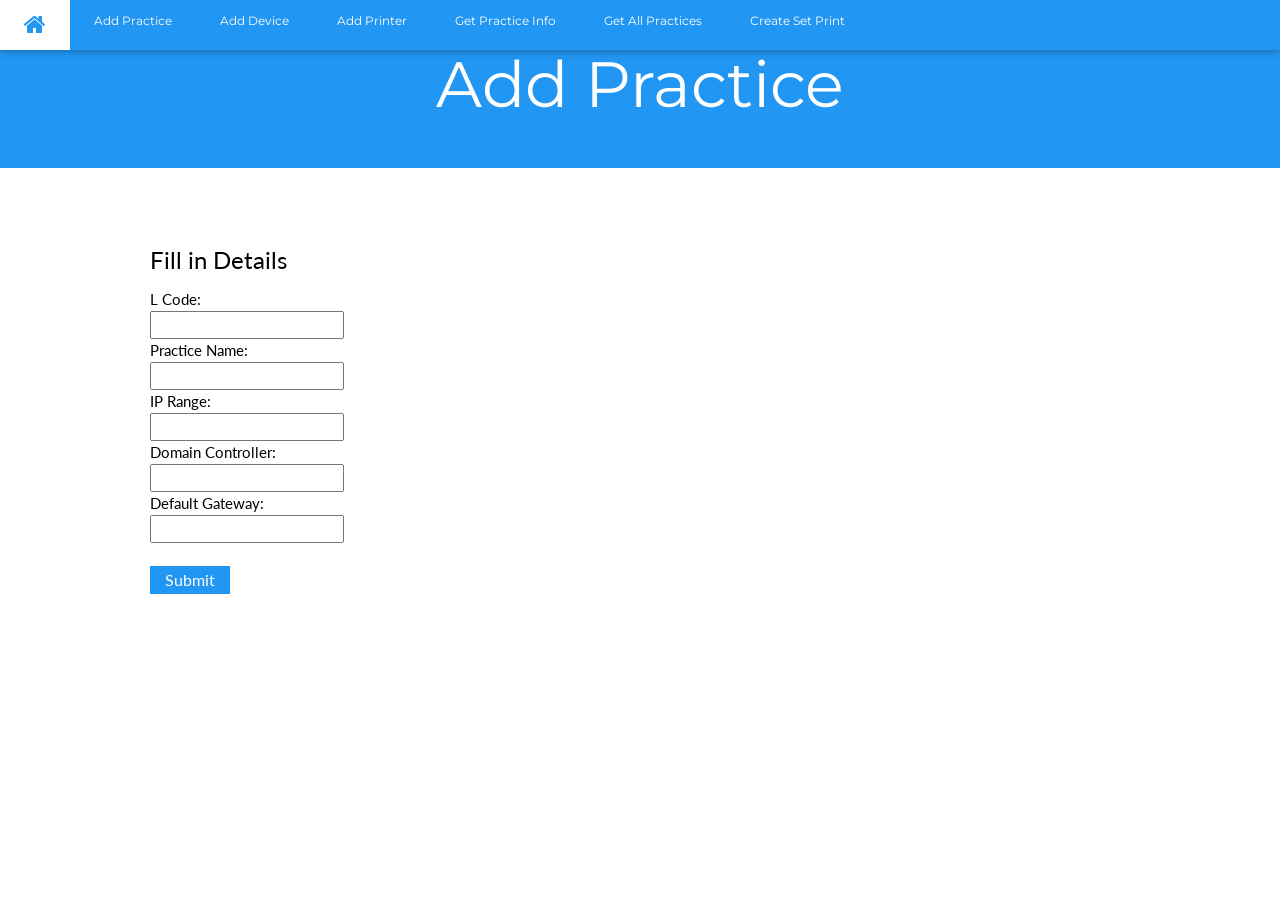
<file: www/addPractice.html>
<!DOCTYPE html>
<html lang="en">
<title>W3.CSS Template</title>
<meta charset="UTF-8">
<meta name="viewport" content="width=device-width, initial-scale=1">
<script type="text/javascript">var $rootScope = window;</script>
<script src="https://api.backendless.com/sdk/js/latest/backendless.min.js"></script>
<script src="js/script.js" type="text/javascript"></script>
<script src="sweetalert-master/dist/sweetalert.min.js"></script>
<link rel="stylesheet" href="css/w3.css">
<link rel="stylesheet" href="css/style.css">
<link rel="stylesheet" href="https://fonts.googleapis.com/css?family=Lato">
<link rel="stylesheet" href="https://fonts.googleapis.com/css?family=Montserrat">
<link rel="stylesheet" href="https://cdnjs.cloudflare.com/ajax/libs/font-awesome/4.7.0/css/font-awesome.min.css">
<style>
body,h1,h2,h3,h4,h5,h6 {font-family: "Lato", sans-serif}
.w3-bar,h1,button {font-family: "Montserrat", sans-serif}
.fa-anchor,.fa-coffee {font-size:200px}

</style>
<body>

<!-- Navbar -->
<div class="w3-top">
  <div class="w3-bar w3-blue w3-card w3-left-align w3-small">
    <a class="w3-bar-item w3-button w3-hide-medium w3-hide-large w3-left w3-padding-large w3-hover-white w3-large w3-blue" href="javascript:void(0);" onclick="myFunction()" title="Toggle Navigation Menu"><i class="fa fa-bars"></i></a>
    <a href="home.html" class="w3-bar-item w3-button w3-padding-large w3-white"><i class="fa fa-home fa-2x w3-padding-10 w3-text-blue"></i></a>
    <a href="addPractice.html" class="w3-bar-item w3-button w3-hide-small w3-padding-large w3-hover-white">Add Practice</a>
    <a href="addDevice.html" class="w3-bar-item w3-button w3-hide-small w3-padding-large w3-hover-white">Add Device</a>
    <a href="addPrinter.html" class="w3-bar-item w3-button w3-hide-small w3-padding-large w3-hover-white">Add Printer</a>
    <a href="getPracInfo.html" class="w3-bar-item w3-button w3-hide-small w3-padding-large w3-hover-white">Get Practice Info</a>
	<a href="getAllPrac.html" class="w3-bar-item w3-button w3-hide-small w3-padding-large w3-hover-white">Get All Practices</a>
	<a href="createSetPrint.html" class="w3-bar-item w3-button w3-hide-small w3-padding-large w3-hover-white">Create Set Print</a>
  </div>

  <!-- Navbar on small screens -->
  <div id="navDemo" class="w3-bar-block w3-white w3-hide w3-hide-large w3-hide-medium w3-large">
    <a href="addPractice.html" class="w3-bar-item w3-button w3-padding-large">Add Practice</a>
    <a href="addDevice.html" class="w3-bar-item w3-button w3-padding-large">Add Device</a>
    <a href="addPrinter.html" class="w3-bar-item w3-button w3-padding-large">Add Printer</a>
	<a href="getPracInfo.html" class="w3-bar-item w3-button w3-padding-large">Get Practice Info</a>
	<a href="getAllPrac.html" class="w3-bar-item w3-button w3-padding-large">Get All Practices</a>
	<a href="createSetPrint.html" class="w3-bar-item w3-button w3-padding-large">Create Set Print</a>
  </div>
</div>

<!-- Header -->
<header class="w3-container w3-blue w3-center" style="padding:20px 16px">
  <h1 class="w3-margin w3-jumbo">Add Practice</h1>
</header>

<!-- First Grid -->
<div class="w3-row-padding w3-padding-64 w3-container">
  <div class="w3-content">

      <h3>Fill in Details</h3>
      <h5 class="w3-padding-20"></h5>
				<div class="Input">
		L Code:<br>
		<input id="pcode" type="text" name="practiceCode"><br>
		Practice Name:<br>
		<input id="pname" type="text" name="practiceName"><br>
		IP Range:<br>
		<input id="iprange" type="text" name="IP_Range"><br>
		Domain Controller:<br>
		<input id="dcip" type="text" name="DC_IP"><br>
		Default Gateway:<br>
		<input id="dgip" type="text" name="DG_IP"><br><br>
		
		<input class="button4" type="submit" value="Submit" onclick="addPractice()">
		</div>

      <p class="w3-text-grey"></p>
    
  </div>
</div>


<script>
// Used to toggle the menu on small screens when clicking on the menu button
function myFunction() {
  var x = document.getElementById("navDemo");
  if (x.className.indexOf("w3-show") == -1) {
    x.className += " w3-show";
  } else { 
    x.className = x.className.replace(" w3-show", "");
  }
}
</script>

</body>
</html>
</file>
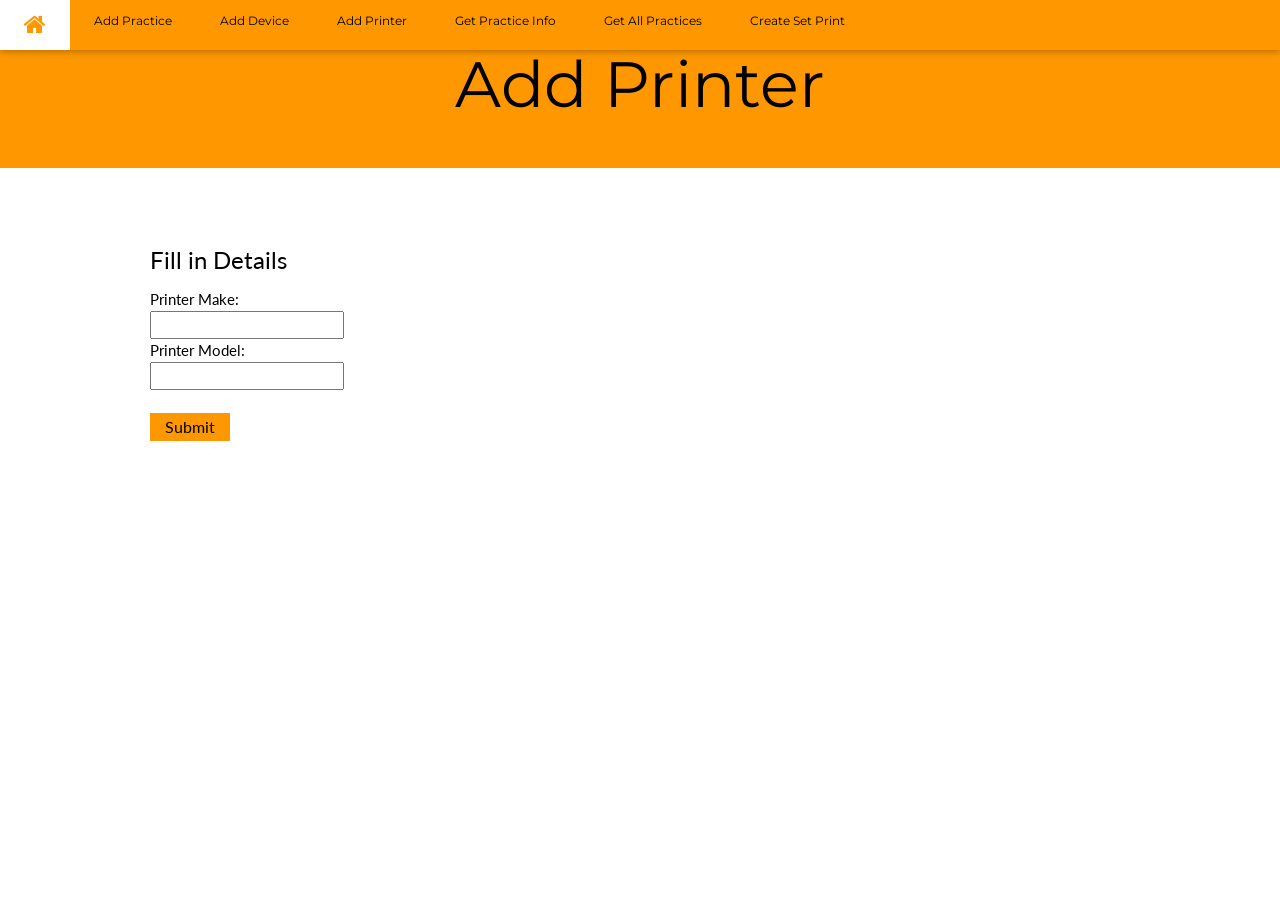
<file: www/addPrinter.html>
<!DOCTYPE html>
<html lang="en">
<title>W3.CSS Template</title>
<meta charset="UTF-8">
<meta name="viewport" content="width=device-width, initial-scale=1">
<script type="text/javascript">var $rootScope = window;</script>
<script src="https://api.backendless.com/sdk/js/latest/backendless.min.js"></script>
<script src="js/script.js" type="text/javascript"></script>
<script src="sweetalert-master/dist/sweetalert.min.js"></script>
<link rel="stylesheet" href="css/w3.css">
<link rel="stylesheet" href="css/style.css">
<link rel="stylesheet" href="https://fonts.googleapis.com/css?family=Lato">
<link rel="stylesheet" href="https://fonts.googleapis.com/css?family=Montserrat">
<link rel="stylesheet" href="https://cdnjs.cloudflare.com/ajax/libs/font-awesome/4.7.0/css/font-awesome.min.css">
<style>
body,h1,h2,h3,h4,h5,h6 {font-family: "Lato", sans-serif}
.w3-bar,h1,button {font-family: "Montserrat", sans-serif}
.fa-anchor,.fa-coffee {font-size:200px}
</style>
<body>

<!-- Navbar -->
<div class="w3-top">
  <div class="w3-bar w3-orange w3-card w3-left-align w3-small">
    <a class="w3-bar-item w3-button w3-hide-medium w3-hide-large w3-left w3-padding-large w3-hover-white w3-large w3-orange" href="javascript:void(0);" onclick="myFunction()" title="Toggle Navigation Menu"><i class="fa fa-bars"></i></a>
    <a href="home.html" class="w3-bar-item w3-button w3-padding-large w3-white"><i class="fa fa-home fa-2x w3-padding-10 w3-text-orange"></i></a>
    <a href="addPractice.html" class="w3-bar-item w3-button w3-hide-small w3-padding-large w3-hover-white">Add Practice</a>
    <a href="addDevice.html" class="w3-bar-item w3-button w3-hide-small w3-padding-large w3-hover-white">Add Device</a>
    <a href="addPrinter.html" class="w3-bar-item w3-button w3-hide-small w3-padding-large w3-hover-white">Add Printer</a>
    <a href="getPracInfo.html" class="w3-bar-item w3-button w3-hide-small w3-padding-large w3-hover-white">Get Practice Info</a>
	<a href="getAllPrac.html" class="w3-bar-item w3-button w3-hide-small w3-padding-large w3-hover-white">Get All Practices</a>
	<a href="createSetPrint.html" class="w3-bar-item w3-button w3-hide-small w3-padding-large w3-hover-white">Create Set Print</a>
  </div>

  <!-- Navbar on small screens -->
  <div id="navDemo" class="w3-bar-block w3-white w3-hide w3-hide-large w3-hide-medium w3-large">
    <a href="addPractice.html" class="w3-bar-item w3-button w3-padding-large">Add Practice</a>
    <a href="addDevice.html" class="w3-bar-item w3-button w3-padding-large">Add Device</a>
    <a href="addPrinter.html" class="w3-bar-item w3-button w3-padding-large">Add Printer</a>
	<a href="getPracInfo.html" class="w3-bar-item w3-button w3-padding-large">Get Practice Info</a>
	<a href="getAllPrac.html" class="w3-bar-item w3-button w3-padding-large">Get All Practices</a>
	<a href="createSetPrint.html" class="w3-bar-item w3-button w3-padding-large">Create Set Print</a>
  </div>
</div>

<!-- Header -->
<header class="w3-container w3-orange w3-center" style="padding:20px 16px">
  <h1 class="w3-margin w3-jumbo">Add Printer</h1>
</header>

<!-- First Grid -->
<div class="w3-row-padding w3-padding-64 w3-container">
  <div class="w3-content">

      <h3>Fill in Details</h3>
      <h5 class="w3-padding-20"></h5>
		Printer Make:<br>
		<input id="prtMake" type="text" name="PrinterMake"><br>
		Printer Model:<br>
		<input id="prtModel" type="text" name="PrinterModel"><br><br>
		
		<input class="button3" type="submit" value="Submit" onclick="addPrinter()">
		</div>

      <p class="w3-text-grey"></p>
    
  </div>
</div>


<script>
// Used to toggle the menu on small screens when clicking on the menu button
function myFunction() {
  var x = document.getElementById("navDemo");
  if (x.className.indexOf("w3-show") == -1) {
    x.className += " w3-show";
  } else { 
    x.className = x.className.replace(" w3-show", "");
  }
}
</script>

</body>
</html>
</file>
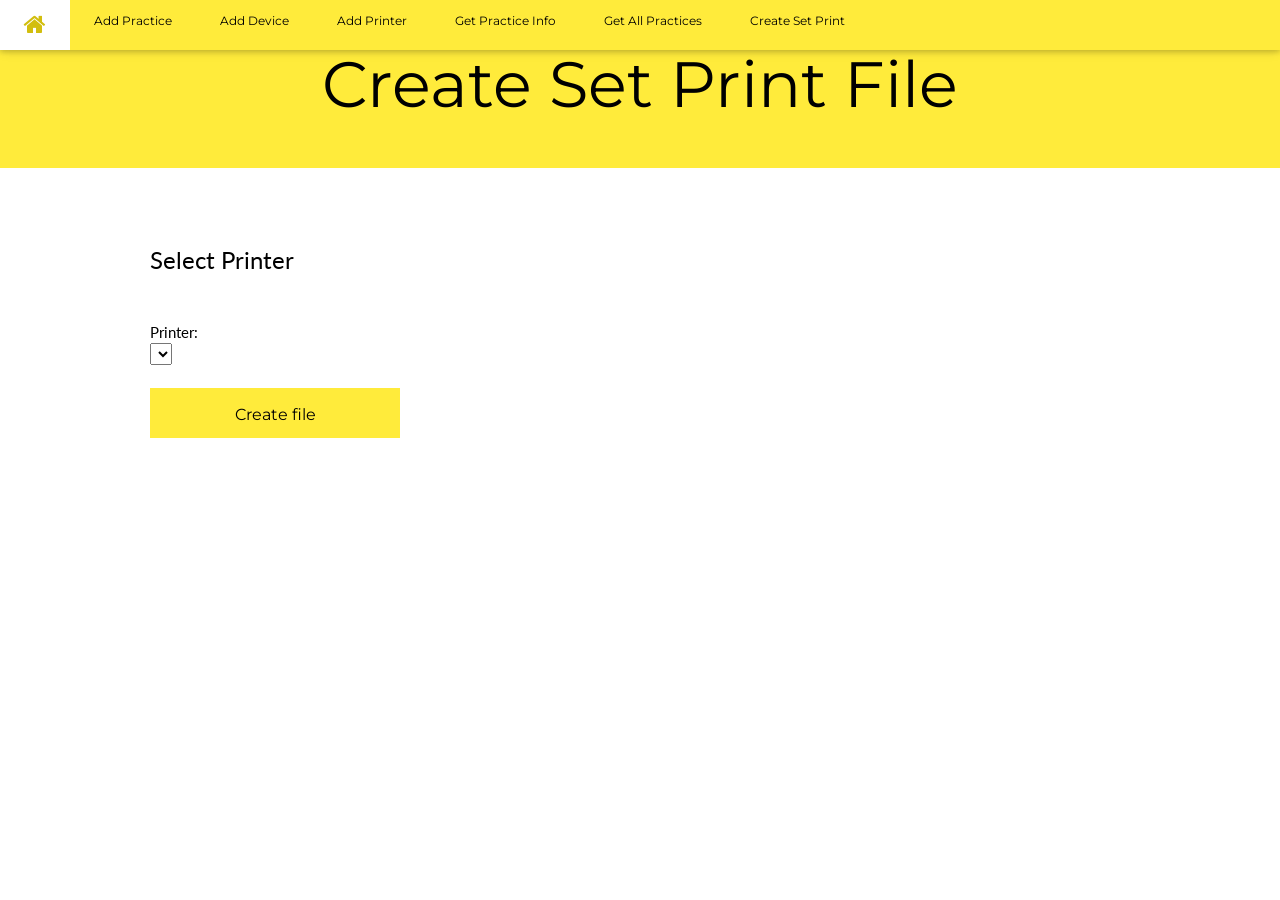
<file: www/createSetPrint.html>
<!DOCTYPE html>
<html lang="en">
<title>W3.CSS Template</title>
<meta charset="UTF-8">
<meta name="viewport" content="width=device-width, initial-scale=1">
<script type="text/javascript">var $rootScope = window;</script>
<script src="https://api.backendless.com/sdk/js/latest/backendless.min.js"></script>
<script src="js/script.js" type="text/javascript"></script>
<script src="sweetalert-master/dist/sweetalert.min.js"></script>
<link rel="stylesheet" href="css/w3.css">
<link rel="stylesheet" href="css/style.css">
<link rel="stylesheet" href="https://fonts.googleapis.com/css?family=Lato">
<link rel="stylesheet" href="https://fonts.googleapis.com/css?family=Montserrat">
<link rel="stylesheet" href="https://cdnjs.cloudflare.com/ajax/libs/font-awesome/4.7.0/css/font-awesome.min.css">
<style>
body,h1,h2,h3,h4,h5,h6 {font-family: "Lato", sans-serif}
.w3-bar,h1,button {font-family: "Montserrat", sans-serif}
.fa-anchor,.fa-coffee {font-size:200px}
</style>
<body>

<!-- Navbar -->
<div class="w3-top">
  <div class="w3-bar w3-yellow w3-card w3-left-align w3-small">
    <a class="w3-bar-item w3-button w3-hide-medium w3-hide-large w3-left w3-padding-large w3-hover-white w3-large w3-yellow" href="javascript:void(0);" onclick="myFunction()" title="Toggle Navigation Menu"><i class="fa fa-bars"></i></a>
    <a href="home.html" class="w3-bar-item w3-button w3-padding-large w3-white"><i class="fa fa-home fa-2x w3-padding-10 w3-text-yellow"></i></a>
    <a href="addPractice.html" class="w3-bar-item w3-button w3-hide-small w3-padding-large w3-hover-white">Add Practice</a>
    <a href="addDevice.html" class="w3-bar-item w3-button w3-hide-small w3-padding-large w3-hover-white">Add Device</a>
    <a href="addPrinter.html" class="w3-bar-item w3-button w3-hide-small w3-padding-large w3-hover-white">Add Printer</a>
    <a href="getPracInfo.html" class="w3-bar-item w3-button w3-hide-small w3-padding-large w3-hover-white">Get Practice Info</a>
	<a href="getAllPrac.html" class="w3-bar-item w3-button w3-hide-small w3-padding-large w3-hover-white">Get All Practices</a>
	<a href="createSetPrint.html" class="w3-bar-item w3-button w3-hide-small w3-padding-large w3-hover-white">Create Set Print</a>
  </div>

  <!-- Navbar on small screens -->
  <div id="navDemo" class="w3-bar-block w3-white w3-hide w3-hide-large w3-hide-medium w3-large">
    <a href="addPractice.html" class="w3-bar-item w3-button w3-padding-large">Add Practice</a>
    <a href="addDevice.html" class="w3-bar-item w3-button w3-padding-large">Add Device</a>
    <a href="addPrinter.html" class="w3-bar-item w3-button w3-padding-large">Add Printer</a>
	<a href="getPracInfo.html" class="w3-bar-item w3-button w3-padding-large">Get Practice Info</a>
	<a href="getAllPrac.html" class="w3-bar-item w3-button w3-padding-large">Get All Practices</a>
	<a href="createSetPrint.html" class="w3-bar-item w3-button w3-padding-large">Create Set Print</a>
  </div>
</div>

<!-- Header -->
<header class="w3-container w3-yellow w3-center" style="padding:20px 16px">
  <h1 class="w3-margin w3-jumbo">Create Set Print File</h1>
</header>

<!-- First Grid -->
<div class="w3-row-padding w3-padding-64 w3-container">
  <div class="w3-content">

      <h3>Select Printer</h3><br>
      <h5 class="w3-padding-20"></h5>
		Printer:<br>
		<select id="printerList"></select><br><br>
		
		<button class="button7"id="create" onclick="createSetPrint()" >Create file</button> 
		<a download="_SetPrint.bat" id="downloadlink" style="display: none">Download</a>
		</div>

      <p class="w3-text-grey"></p>
    
  </div>
</div>


<script>
// Used to toggle the menu on small screens when clicking on the menu button
function myFunction() {
  var x = document.getElementById("navDemo");
  if (x.className.indexOf("w3-show") == -1) {
    x.className += " w3-show";
  } else { 
    x.className = x.className.replace(" w3-show", "");
  }
}
</script>

</body>
</html>
</file>
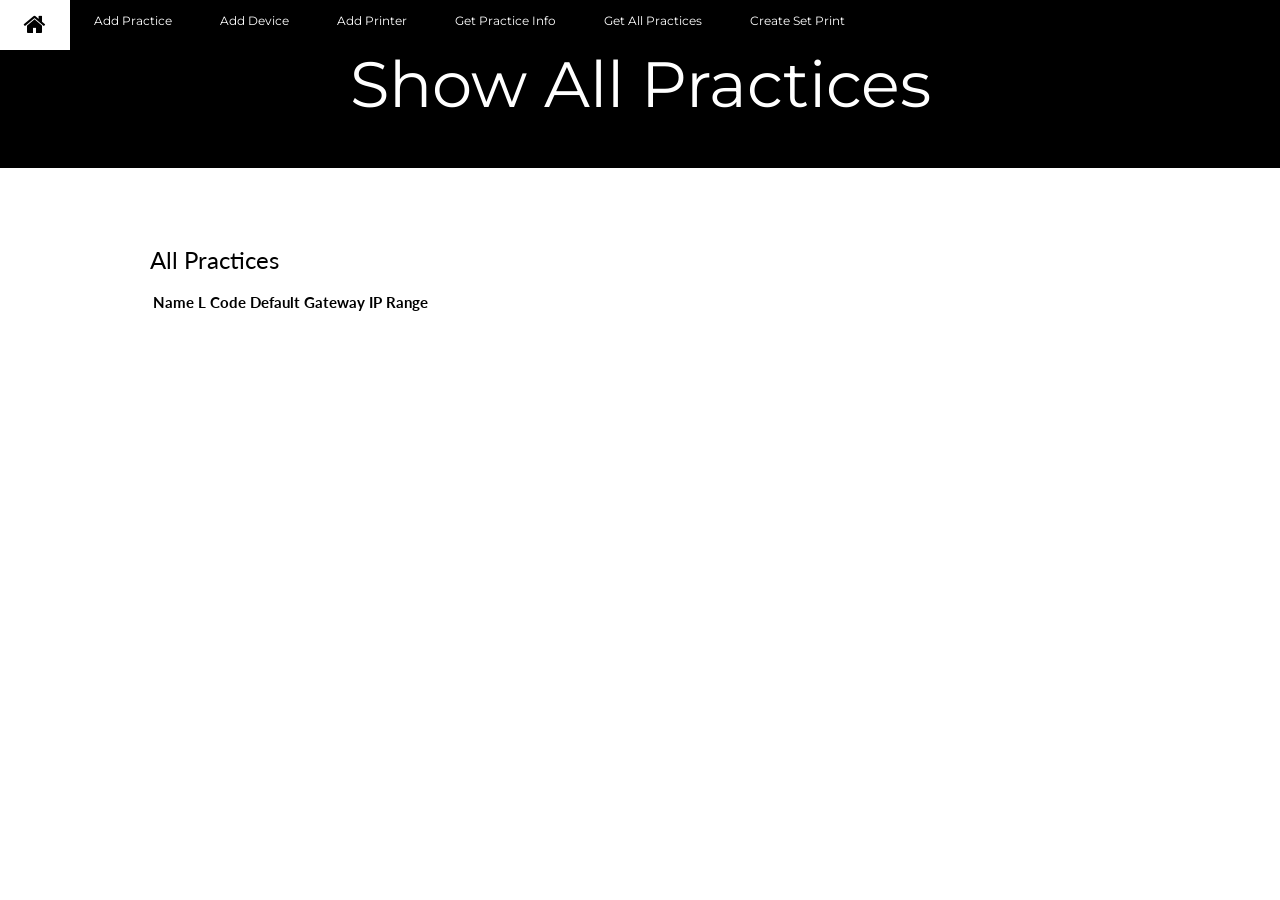
<file: www/getAllPrac.html>
<!DOCTYPE html>
<html lang="en">
<title>W3.CSS Template</title>
<meta charset="UTF-8">
<meta name="viewport" content="width=device-width, initial-scale=1">
<script type="text/javascript">var $rootScope = window;</script>
<script src="https://api.backendless.com/sdk/js/latest/backendless.min.js"></script>
<script src="js/script.js" type="text/javascript"></script>
<script src="js/allPrac.js" type="text/javascript"></script>
<link rel="stylesheet" href="css/w3.css">
<link rel="stylesheet" href="css/style.css">
<link rel="stylesheet" href="https://fonts.googleapis.com/css?family=Lato">
<link rel="stylesheet" href="https://fonts.googleapis.com/css?family=Montserrat">
<link rel="stylesheet" href="https://cdnjs.cloudflare.com/ajax/libs/font-awesome/4.7.0/css/font-awesome.min.css">
<style>
body,h1,h2,h3,h4,h5,h6 {font-family: "Lato", sans-serif}
.w3-bar,h1,button {font-family: "Montserrat", sans-serif}
.fa-anchor,.fa-coffee {font-size:200px}
</style>
<body>

<!-- Navbar -->
<div class="w3-top">
  <div class="w3-bar w3-black w3-card w3-left-align w3-small">
    <a class="w3-bar-item w3-button w3-hide-medium w3-hide-large w3-left w3-padding-large w3-hover-white w3-large w3-black" href="javascript:void(0);" onclick="myFunction()" title="Toggle Navigation Menu"><i class="fa fa-bars"></i></a>
    <a href="home.html" class="w3-bar-item w3-button w3-padding-large w3-white"><i class="fa fa-home fa-2x w3-padding-10 w3-text-black"></i></a>
    <a href="addPractice.html" class="w3-bar-item w3-button w3-hide-small w3-padding-large w3-hover-white">Add Practice</a>
    <a href="addDevice.html" class="w3-bar-item w3-button w3-hide-small w3-padding-large w3-hover-white">Add Device</a>
    <a href="addPrinter.html" class="w3-bar-item w3-button w3-hide-small w3-padding-large w3-hover-white">Add Printer</a>
    <a href="getPracInfo.html" class="w3-bar-item w3-button w3-hide-small w3-padding-large w3-hover-white">Get Practice Info</a>
	<a href="getAllPrac.html" class="w3-bar-item w3-button w3-hide-small w3-padding-large w3-hover-white">Get All Practices</a>
	<a href="createSetPrint.html" class="w3-bar-item w3-button w3-hide-small w3-padding-large w3-hover-white">Create Set Print</a>
  </div>

  <!-- Navbar on small screens -->
  <div id="navDemo" class="w3-bar-block w3-white  w3-hide w3-hide-large w3-hide-medium w3-large">
    <a href="addPractice.html" class="w3-bar-item w3-button w3-padding-large">Add Practice</a>
    <a href="addDevice.html" class="w3-bar-item w3-button w3-padding-large">Add Device</a>
    <a href="addPrinter.html" class="w3-bar-item w3-button w3-padding-large">Add Printer</a>
	<a href="getPracInfo.html" class="w3-bar-item w3-button w3-padding-large">Get Practice Info</a>
	<a href="getAllPrac.html" class="w3-bar-item w3-button w3-padding-large">Get All Practices</a>
	<a href="createSetPrint.html" class="w3-bar-item w3-button w3-padding-large">Create Set Print</a>
  </div>
</div>

<!-- Header -->
<header class="w3-container w3-black w3-center" style="padding:20px 16px">
  <h1 class="w3-margin w3-jumbo">Show All Practices</h1>
</header>

<!-- First Grid -->
<div class="w3-row-padding w3-padding-64 w3-container">
  <div class="w3-content">

      <h3>All Practices</h3>
      <h5 class="w3-padding-20"></h5>
	  <div id="entries">
		<table id="table">
		 <tr>
			<th>Name</th>
			<th>L Code</th>
			<th>Default Gateway</th>
			<th>IP Range</th>
		</tr>
	</table>
	</div>

      <p class="w3-text-grey"></p>
    
  </div>
</div>


<script>
// Used to toggle the menu on small screens when clicking on the menu button
function myFunction() {
  var x = document.getElementById("navDemo");
  if (x.className.indexOf("w3-show") == -1) {
    x.className += " w3-show";
  } else { 
    x.className = x.className.replace(" w3-show", "");
  }
}
</script>

</body>
</html>
</file>
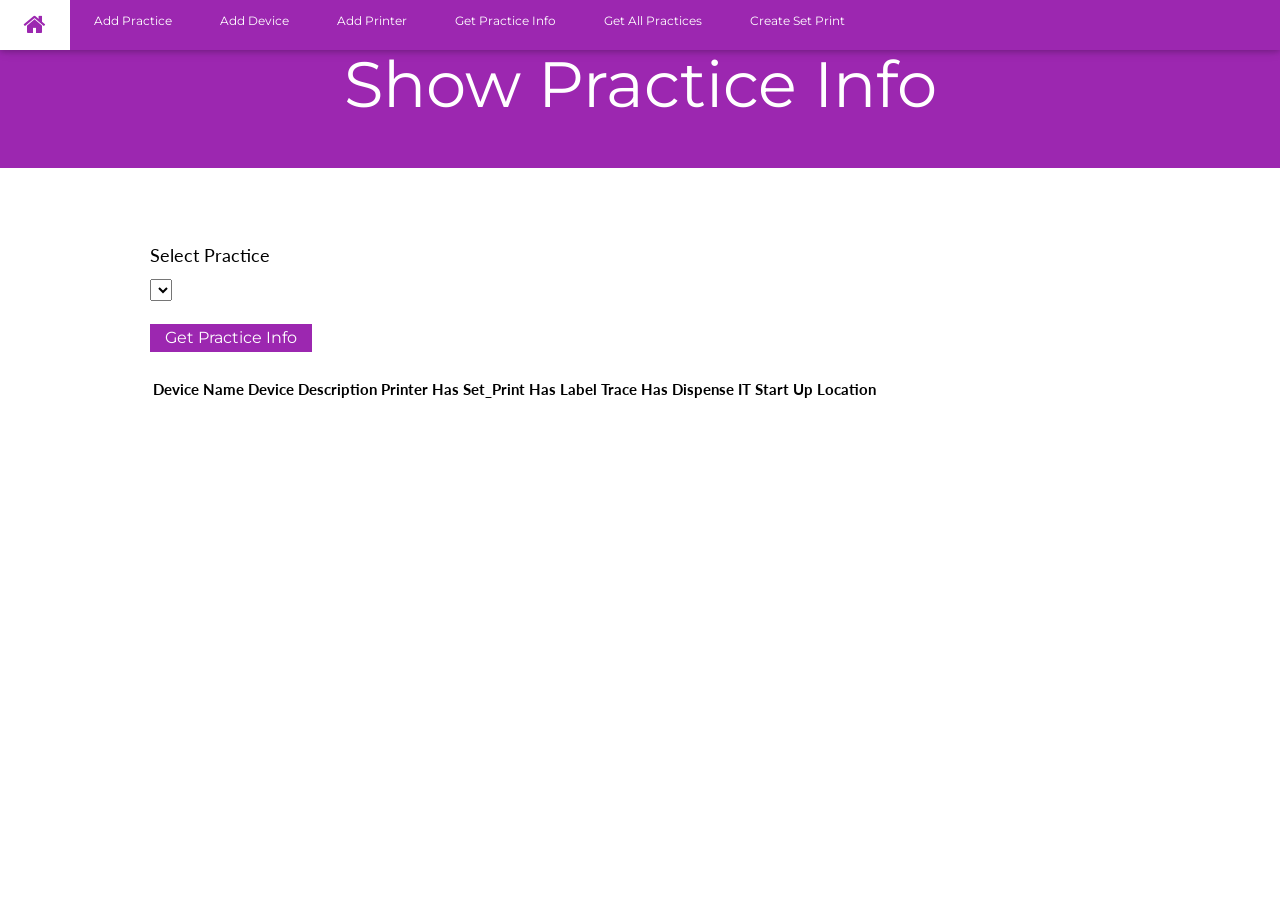
<file: www/getPracInfo.html>
<!DOCTYPE html>
<html lang="en">
<title>W3.CSS Template</title>
<meta charset="UTF-8">
<meta name="viewport" content="width=device-width, initial-scale=1">
<script type="text/javascript">var $rootScope = window;</script>
<script src="https://api.backendless.com/sdk/js/latest/backendless.min.js"></script>
<script src="js/script.js" type="text/javascript"></script>
<link rel="stylesheet" href="css/w3.css">
<link rel="stylesheet" href="css/style.css">
<link rel="stylesheet" href="css/w3.css">
<link rel="stylesheet" href="https://fonts.googleapis.com/css?family=Lato">
<link rel="stylesheet" href="https://fonts.googleapis.com/css?family=Montserrat">
<link rel="stylesheet" href="https://cdnjs.cloudflare.com/ajax/libs/font-awesome/4.7.0/css/font-awesome.min.css">
<style>
body,h1,h2,h3,h4,h5,h6 {font-family: "Lato", sans-serif}
.w3-bar,h1,button {font-family: "Montserrat", sans-serif}
.fa-anchor,.fa-coffee {font-size:200px}
</style>
<body>

<!-- Navbar -->
<div class="w3-top">
  <div class="w3-bar w3-purple w3-card w3-left-align w3-small">
    <a class="w3-bar-item w3-button w3-hide-medium w3-hide-large w3-left w3-padding-large w3-hover-white w3-large w3-purple" href="javascript:void(0);" onclick="myFunction()" title="Toggle Navigation Menu"><i class="fa fa-bars"></i></a>
    <a href="home.html" class="w3-bar-item w3-button w3-padding-large w3-white"><i class="fa fa-home fa-2x w3-padding-10 w3-text-purple"></i></a>
    <a href="addPractice.html" class="w3-bar-item w3-button w3-hide-small w3-padding-large w3-hover-white">Add Practice</a>
    <a href="addDevice.html" class="w3-bar-item w3-button w3-hide-small w3-padding-large w3-hover-white">Add Device</a>
    <a href="addPrinter.html" class="w3-bar-item w3-button w3-hide-small w3-padding-large w3-hover-white">Add Printer</a>
    <a href="getPracInfo.html" class="w3-bar-item w3-button w3-hide-small w3-padding-large w3-hover-white">Get Practice Info</a>
	<a href="getAllPrac.html" class="w3-bar-item w3-button w3-hide-small w3-padding-large w3-hover-white">Get All Practices</a>
	<a href="createSetPrint.html" class="w3-bar-item w3-button w3-hide-small w3-padding-large w3-hover-white">Create Set Print</a>
  </div>

  <!-- Navbar on small screens -->
  <div id="navDemo" class="w3-bar-block w3-white w3-hide w3-hide-large w3-hide-medium w3-large">
    <a href="addPractice.html" class="w3-bar-item w3-button w3-padding-large">Add Practice</a>
    <a href="addDevice.html" class="w3-bar-item w3-button w3-padding-large">Add Device</a>
    <a href="addPrinter.html" class="w3-bar-item w3-button w3-padding-large">Add Printer</a>
	<a href="getPracInfo.html" class="w3-bar-item w3-button w3-padding-large">Get Practice Info</a>
	<a href="getAllPrac.html" class="w3-bar-item w3-button w3-padding-large">Get All Practices</a>
	<a href="createSetPrint.html" class="w3-bar-item w3-button w3-padding-large">Create Set Print</a>
  </div>
</div>

<!-- Header -->
<header class="w3-container w3-purple w3-center" style="padding:20px 16px">
  <h1 class="w3-margin w3-jumbo">Show Practice Info</h1>
</header>

<!-- First Grid -->
<div class="w3-row-padding w3-padding-64 w3-container">
  <div class="w3-content">

      <h5>Select Practice</h5>
      <h5 class="w3-padding-20"></h5>
	  <select id="pracList"></select><br>
		<select hidden id="printerList" ></select><br>
		<button type="button" class="button5" onclick="populateDeviceTable()" >Get Practice Info</button><br><br>
		<table id="table">
		 <tr>
			<th>Device Name</th>
			<th>Device Description</th>
			<th>Printer</th>
			<th>Has Set_Print</th>
			<th>Has Label Trace</th>
			<th>Has Dispense IT</th>
			<th>Start Up Location</th>
		</tr>
	</table>

      <p class="w3-text-grey"></p>
    
  </div>
</div>


<script>
// Used to toggle the menu on small screens when clicking on the menu button
function myFunction() {
  var x = document.getElementById("navDemo");
  if (x.className.indexOf("w3-show") == -1) {
    x.className += " w3-show";
  } else { 
    x.className = x.className.replace(" w3-show", "");
  }
}
</script>

</body>
</html>
</file>
<file: www/sweetalert-master/example/example.css>
@import url(http://fonts.googleapis.com/css?family=Open+Sans:400,600,700,300);
@import url(http://fonts.googleapis.com/css?family=Open+Sans+Condensed:700);
body {
  background-color: #f2f4f6;
  font-family: 'Open Sans', sans-serif;
  text-align: center; }

h1 {
  background-image: url("images/logo_big.png");
  background-image: -webkit-image-set(url("images/logo_big.png") 1x, url("images/logo_big@2x.png") 2x);
  width: 385px;
  height: 81px;
  text-indent: -9999px;
  white-space: nowrap;
  margin: 50px auto; }
  @media all and (max-width: 420px) {
    h1 {
      width: 300px;
      background-size: contain;
      background-repeat: no-repeat;
      background-position: center; } }
  @media all and (max-width: 330px) {
    h1 {
      width: 250px; } }

h2 {
  font-size: 20px;
  color: #A9B2BC;
  line-height: 25px;
  text-transform: uppercase;
  font-weight: 300;
  text-align: center;
  display: block; }

h3 {
  font-size: 28px;
  color: #C7CCD1;
  text-transform: uppercase;
  font-family: 'Open Sans Condensed', sans-serif;
  margin-top: 100px;
  text-align: center;
  position: relative; }
  h3#download-section {
    margin-top: 50px;
    padding-top: 40px; }
  h3::after {
    content: "";
    background-color: #e2e5e8;
    height: 4px;
    width: 700px;
    left: 50%;
    margin-left: -350px;
    position: absolute;
    margin-top: -50px;
    border-radius: 2px; }
    @media all and (max-width: 740px) {
      h3::after {
        width: auto;
        left: 20px;
        right: 20px;
        margin-left: 0; } }

a {
  text-decoration: none; }

p {
  max-width: 826px;
  margin: 30px auto;
  font-size: 17px;
  font-weight: 300;
  color: #848D94;
  line-height: 25px;
  text-align: left; }
  p.center {
    text-align: center; }
  p strong {
    color: #8A8F94;
    font-weight: 600; }
  p a {
    color: #9ECADF;
    font-weight: 600; }
    p a:hover {
      text-decoration: underline; }
    p a.twitter {
      color: #5eaade; }
    p a.dribbble {
      color: #f26798; }
    p a.github {
      color: #323131; }

button, .button {
  background-color: #AEDEF4;
  color: white;
  border: none;
  box-shadow: none;
  font-size: 17px;
  font-weight: 500;
  font-weight: 600;
  border-radius: 3px;
  padding: 15px 35px;
  margin: 26px 5px 0 5px;
  cursor: pointer; }
  button:focus, .button:focus {
    outline: none; }
  button:hover, .button:hover {
    background-color: #a1d9f2; }
  button:active, .button:active {
    background-color: #81ccee; }
  button.cancel, .button.cancel {
    background-color: #D0D0D0; }
    button.cancel:hover, .button.cancel:hover {
      background-color: #c8c8c8; }
    button.cancel:active, .button.cancel:active {
      background-color: #b6b6b6; }
  button.download, .button.download {
    position: fixed;
    right: 30px;
    top: 0;
    background-color: rgba(255, 255, 255, 0.9);
    color: #ABCADA;
    font-weight: 500;
    text-transform: uppercase;
    z-index: 3; }
    @media all and (max-width: 1278px) {
      button.download, .button.download {
        display: none; } }

.center-container {
  max-width: 700px;
  margin: 70px auto; }

pre {
  background-color: #49483e;
  color: #f8f8f2;
  padding: 10px;
  border-radius: 5px;
  white-space: pre-line;
  text-align: left;
  font-size: 14px;
  max-width: 600px; }
  pre .str {
    color: #e6db74; }
  pre .func {
    color: #66d9ef; }
  pre .val {
    color: #a381ff; }
  pre .tag {
    color: #e92772; }
  pre .attr {
    color: #a6e22d; }
  pre .arg {
    color: #fd9720; }

.showcase {
  background-color: #eceef0;
  padding: 20px;
  display: inline-block;
  width: 383px;
  vertical-align: top;
  position: relative; }
  @media all and (max-width: 865px) {
    .showcase {
      margin: 5px auto;
      padding: 46px 20px; } }
  @media all and (max-width: 440px) {
    .showcase {
      width: auto; } }
  .showcase h4 {
    font-size: 16px;
    color: #BCBCBC;
    line-height: 22px;
    margin: 0 auto;
    font-weight: 400; }
  .showcase.sweet h4 {
    width: 117px;
    height: 25px;
    margin-top: -3px;
    text-indent: -9999px;
    background-image: url("images/logo_small.png");
    background-image: -webkit-image-set(url("images/logo_small.png") 1x, url("images/logo_small@2x.png") 2x); }
  .showcase h5 {
    margin-bottom: -7px;
    text-align: left;
    font-weight: 500;
    text-transform: uppercase;
    color: #c2c2c2; }
  .showcase button {
    margin-bottom: 10px; }
  .showcase .vs-icon {
    background-image: url("images/vs_icon.png");
    background-image: -webkit-image-set(url("images/vs_icon.png") 1x, url("images/vs_icon@2x.png") 2x);
    width: 69px;
    height: 69px;
    position: absolute;
    right: -34px;
    top: 60px;
    z-index: 2; }
    @media all and (max-width: 865px) {
      .showcase .vs-icon {
        margin: 5px auto;
        right: auto;
        left: 50%;
        margin-left: -35px;
        top: auto;
        bottom: -35px; } }

ul.examples {
  list-style-type: none;
  width: 700px;
  margin: 0 auto;
  text-align: left;
  padding-left: 0; }
  @media all and (max-width: 758px) {
    ul.examples {
      width: auto; } }
  ul.examples li {
    padding-left: 0; }
  ul.examples .ui, ul.examples pre {
    display: inline-block;
    vertical-align: top; }
    @media all and (max-width: 758px) {
      ul.examples .ui, ul.examples pre {
        display: block;
        max-width: none;
        margin: 0 auto; } }
  ul.examples .ui {
    width: 300px;
    text-align: center; }
    ul.examples .ui button {
      margin-top: 12px; }
    ul.examples .ui p {
      text-align: center;
      margin-bottom: 0; }
  ul.examples pre {
    max-width: 370px;
    margin-top: 67px; }
    @media all and (max-width: 758px) {
      ul.examples pre {
        margin-top: 16px !important;
        margin-bottom: 60px; } }
  ul.examples .warning pre {
    margin-top: 93px; }

ol {
  max-width: 700px;
  margin: 70px auto;
  list-style-position: inside;
  padding-left: 0; }
  ol li {
    color: #A7ADB2; }
    ol li p {
      margin-bottom: 10px; }

table {
  width: 700px;
  font-size: 14px;
  color: #8a8f94;
  margin: 10px auto;
  text-align: left;
  border-collapse: collapse; }
  @media all and (max-width: 750px) {
    table {
      width: auto;
      margin: 10px 20px; } }
  table th {
    background-color: white;
    padding: 9px;
    color: #acb9be;
    font-weight: 400;
    text-align: center;
    position: relative; }
    table th .border-left, table th .border-right {
      position: absolute;
      background-color: white;
      border-radius: 50%;
      top: 0;
      left: -17px;
      width: 37px;
      height: 37px; }
    table th .border-right {
      left: auto;
      right: -17px; }
    @media all and (max-width: 750px) {
      table th:nth-child(2) {
        display: none; } }
  table td {
    padding: 10px 20px;
    vertical-align: top; }
    table td:first-child {
      padding-left: 0px; }
    table td:last-child {
      padding-right: 0px; }
    @media all and (max-width: 750px) {
      table td:nth-child(2) {
        display: none; } }
    @media all and (max-width: 360px) {
      table td {
        padding: 10px 4px; }
        table td b {
          font-size: 13px; } }

footer {
  margin-top: 100px;
  padding-bottom: 30px;
  color: #9A999F;
  display: inline-block;
  position: relative;
  color: gray;
  font-weight: 400;
  color: #93a1aa;
  font-weight: 300; }
  footer .te-logo {
    text-indent: -99999px;
    background-size: contain;
    background-repeat: no-repeat;
    background-position: center center;
    height: 16px;
    width: 16px;
    display: inline-block;
    margin-right: 5px;
    background-image: url("images/te-logo-small.svg");
    position: absolute;
    left: -22px;
    top: 3px; }

.sweet-alert.twitter {
  font-family: "Helvetica Neue", Helvetica, Arial, sans-serif;
  padding: 15px;
  padding-top: 55px;
  text-align: right;
  border-radius: 6px;
  box-shadow: 0px 0px 0px 1px rgba(0, 0, 0, 0.11), 0px 6px 30px rgba(0, 0, 0, 0.14); }
  .sweet-alert.twitter ~ .sweet-overlay {
    background: rgba(41, 47, 51, 0.9); }
  .sweet-alert.twitter h2 {
    position: absolute;
    top: 0;
    left: 0;
    right: 0;
    height: 40px;
    line-height: 40px;
    font-size: 16px;
    font-weight: 400;
    color: #8899a6;
    margin: 0;
    color: #66757f;
    border-bottom: 1px solid #e1e8ed; }
  .sweet-alert.twitter p {
    display: block;
    text-align: center;
    color: #66757f;
    font-weight: 400;
    font-size: 13px;
    margin-top: 7px; }
  .sweet-alert.twitter .sa-button-container {
    background-color: #f5f8fa;
    border-top: 1px solid #e1e8ed;
    box-shadow: 0px -1px 0px white;
    margin: -15px;
    margin-top: 0; }
  .sweet-alert.twitter[data-has-confirm-button=false][data-has-cancel-button=false] {
    padding-bottom: 10px; }
    .sweet-alert.twitter[data-has-confirm-button=false][data-has-cancel-button=false] .sa-button-container {
      display: none; }
  .sweet-alert.twitter button {
    border-radius: 2px;
    box-shadow: none !important;
    text-shadow: 0px -1px 0px rgba(0, 0, 0, 0.3);
    margin: 17px 0px;
    border-radius: 4px;
    font-size: 14px;
    font-weight: 600;
    padding: 8px 16px;
    position: relative; }
    .sweet-alert.twitter button:focus, .sweet-alert.twitter button.cancel:focus {
      box-shadow: none !important; }
      .sweet-alert.twitter button:focus::before, .sweet-alert.twitter button.cancel:focus::before {
        content: "";
        position: absolute;
        left: -5px;
        top: -5px;
        right: -5px;
        bottom: -5px;
        border: 2px solid #a5b0b4;
        border-radius: 8px; }
    .sweet-alert.twitter button.confirm {
      background-color: #55acee !important;
      background-image: linear-gradient(transparent, rgba(0, 0, 0, 0.05));
      -ms-filter: "progid:DXImageTransform.Microsoft.gradient(startColorstr=#00000000, endColorstr=#0C000000)";
      border: 1px solid #3b88c3;
      box-shadow: inset 0 1px 0 rgba(255, 255, 255, 0.15);
      margin-right: 15px; }
      .sweet-alert.twitter button.confirm:hover {
        background-color: #55acee;
        background-image: linear-gradient(transparent, rgba(0, 0, 0, 0.15));
        -ms-filter: "progid:DXImageTransform.Microsoft.gradient(startColorstr=#00000000, endColorstr=#26000000)";
        border-color: #3b88c3; }
    .sweet-alert.twitter button.cancel {
      color: #66757e;
      background-color: #f5f8fa;
      background-image: linear-gradient(#fff, #f5f8fa);
      text-shadow: 0px -1px 0px white;
      margin-right: 9px;
      border: 1px solid #e1e8ed; }
      .sweet-alert.twitter button.cancel:hover, .sweet-alert.twitter button.cancel:focus:hover {
        background-color: #e1e8ed;
        background-image: linear-gradient(#fff, #e1e8ed);
        -ms-filter: "progid:DXImageTransform.Microsoft.gradient(enabled=false)";
        border-color: #e1e8ed; }
      .sweet-alert.twitter button.cancel:focus {
        background: #fff;
        border-color: #fff; }
  .sweet-alert.twitter .sa-icon {
    transform: scale(0.72);
    margin-bottom: -2px;
    margin-top: -10px; }
  .sweet-alert.twitter input {
    border: 1px solid #e1e8ed;
    border-radius: 3px;
    padding: 10px 7px;
    height: auto;
    box-shadow: none;
    font-size: 13px;
    margin: 10px 0; }
    .sweet-alert.twitter input:focus {
      border-color: #94A1A6;
      box-shadow: inset 0 0 0 1px rgba(77, 99, 107, 0.7); }
  .sweet-alert.twitter fieldset .sa-input-error {
    display: none; }
  .sweet-alert.twitter .sa-error-container {
    text-align: center;
    border: none;
    background-color: #fbedc0;
    margin-bottom: 6px; }
    .sweet-alert.twitter .sa-error-container.show {
      border: 1px solid #f0e1b9; }
    .sweet-alert.twitter .sa-error-container .icon {
      display: none; }
    .sweet-alert.twitter .sa-error-container p {
      color: #292f33;
      font-weight: 600;
      margin-top: 0; }
</file>
<file: www/sweetalert-master/dist/sweetalert.css>
body.stop-scrolling {
  height: 100%;
  overflow: hidden; }

.sweet-overlay {
  background-color: black;
  /* IE8 */
  -ms-filter: "progid:DXImageTransform.Microsoft.Alpha(Opacity=40)";
  /* IE8 */
  background-color: rgba(0, 0, 0, 0.4);
  position: fixed;
  left: 0;
  right: 0;
  top: 0;
  bottom: 0;
  display: none;
  z-index: 10000; }

.sweet-alert {
  background-color: white;
  font-family: 'Open Sans', 'Helvetica Neue', Helvetica, Arial, sans-serif;
  width: 478px;
  padding: 17px;
  border-radius: 5px;
  text-align: center;
  position: fixed;
  left: 50%;
  top: 50%;
  margin-left: -256px;
  margin-top: -200px;
  overflow: hidden;
  display: none;
  z-index: 99999; }
  @media all and (max-width: 540px) {
    .sweet-alert {
      width: auto;
      margin-left: 0;
      margin-right: 0;
      left: 15px;
      right: 15px; } }
  .sweet-alert h2 {
    color: #575757;
    font-size: 30px;
    text-align: center;
    font-weight: 600;
    text-transform: none;
    position: relative;
    margin: 25px 0;
    padding: 0;
    line-height: 40px;
    display: block; }
  .sweet-alert p {
    color: #797979;
    font-size: 16px;
    text-align: center;
    font-weight: 300;
    position: relative;
    text-align: inherit;
    float: none;
    margin: 0;
    padding: 0;
    line-height: normal; }
  .sweet-alert fieldset {
    border: none;
    position: relative; }
  .sweet-alert .sa-error-container {
    background-color: #f1f1f1;
    margin-left: -17px;
    margin-right: -17px;
    overflow: hidden;
    padding: 0 10px;
    max-height: 0;
    webkit-transition: padding 0.15s, max-height 0.15s;
    transition: padding 0.15s, max-height 0.15s; }
    .sweet-alert .sa-error-container.show {
      padding: 10px 0;
      max-height: 100px;
      webkit-transition: padding 0.2s, max-height 0.2s;
      transition: padding 0.25s, max-height 0.25s; }
    .sweet-alert .sa-error-container .icon {
      display: inline-block;
      width: 24px;
      height: 24px;
      border-radius: 50%;
      background-color: #ea7d7d;
      color: white;
      line-height: 24px;
      text-align: center;
      margin-right: 3px; }
    .sweet-alert .sa-error-container p {
      display: inline-block; }
  .sweet-alert .sa-input-error {
    position: absolute;
    top: 29px;
    right: 26px;
    width: 20px;
    height: 20px;
    opacity: 0;
    -webkit-transform: scale(0.5);
    transform: scale(0.5);
    -webkit-transform-origin: 50% 50%;
    transform-origin: 50% 50%;
    -webkit-transition: all 0.1s;
    transition: all 0.1s; }
    .sweet-alert .sa-input-error::before, .sweet-alert .sa-input-error::after {
      content: "";
      width: 20px;
      height: 6px;
      background-color: #f06e57;
      border-radius: 3px;
      position: absolute;
      top: 50%;
      margin-top: -4px;
      left: 50%;
      margin-left: -9px; }
    .sweet-alert .sa-input-error::before {
      -webkit-transform: rotate(-45deg);
      transform: rotate(-45deg); }
    .sweet-alert .sa-input-error::after {
      -webkit-transform: rotate(45deg);
      transform: rotate(45deg); }
    .sweet-alert .sa-input-error.show {
      opacity: 1;
      -webkit-transform: scale(1);
      transform: scale(1); }
  .sweet-alert input {
    width: 100%;
    box-sizing: border-box;
    border-radius: 3px;
    border: 1px solid #d7d7d7;
    height: 43px;
    margin-top: 10px;
    margin-bottom: 17px;
    font-size: 18px;
    box-shadow: inset 0px 1px 1px rgba(0, 0, 0, 0.06);
    padding: 0 12px;
    display: none;
    -webkit-transition: all 0.3s;
    transition: all 0.3s; }
    .sweet-alert input:focus {
      outline: none;
      box-shadow: 0px 0px 3px #c4e6f5;
      border: 1px solid #b4dbed; }
      .sweet-alert input:focus::-moz-placeholder {
        transition: opacity 0.3s 0.03s ease;
        opacity: 0.5; }
      .sweet-alert input:focus:-ms-input-placeholder {
        transition: opacity 0.3s 0.03s ease;
        opacity: 0.5; }
      .sweet-alert input:focus::-webkit-input-placeholder {
        transition: opacity 0.3s 0.03s ease;
        opacity: 0.5; }
    .sweet-alert input::-moz-placeholder {
      color: #bdbdbd; }
    .sweet-alert input::-ms-clear {
      display: none; }
    .sweet-alert input:-ms-input-placeholder {
      color: #bdbdbd; }
    .sweet-alert input::-webkit-input-placeholder {
      color: #bdbdbd; }
  .sweet-alert.show-input input {
    display: block; }
  .sweet-alert .sa-confirm-button-container {
    display: inline-block;
    position: relative; }
  .sweet-alert .la-ball-fall {
    position: absolute;
    left: 50%;
    top: 50%;
    margin-left: -27px;
    margin-top: 4px;
    opacity: 0;
    visibility: hidden; }
  .sweet-alert button {
    background-color: #8CD4F5;
    color: white;
    border: none;
    box-shadow: none;
    font-size: 17px;
    font-weight: 500;
    -webkit-border-radius: 4px;
    border-radius: 5px;
    padding: 10px 32px;
    margin: 26px 5px 0 5px;
    cursor: pointer; }
    .sweet-alert button:focus {
      outline: none;
      box-shadow: 0 0 2px rgba(128, 179, 235, 0.5), inset 0 0 0 1px rgba(0, 0, 0, 0.05); }
    .sweet-alert button:hover {
      background-color: #7ecff4; }
    .sweet-alert button:active {
      background-color: #5dc2f1; }
    .sweet-alert button.cancel {
      background-color: #C1C1C1; }
      .sweet-alert button.cancel:hover {
        background-color: #b9b9b9; }
      .sweet-alert button.cancel:active {
        background-color: #a8a8a8; }
      .sweet-alert button.cancel:focus {
        box-shadow: rgba(197, 205, 211, 0.8) 0px 0px 2px, rgba(0, 0, 0, 0.0470588) 0px 0px 0px 1px inset !important; }
    .sweet-alert button[disabled] {
      opacity: .6;
      cursor: default; }
    .sweet-alert button.confirm[disabled] {
      color: transparent; }
      .sweet-alert button.confirm[disabled] ~ .la-ball-fall {
        opacity: 1;
        visibility: visible;
        transition-delay: 0s; }
    .sweet-alert button::-moz-focus-inner {
      border: 0; }
  .sweet-alert[data-has-cancel-button=false] button {
    box-shadow: none !important; }
  .sweet-alert[data-has-confirm-button=false][data-has-cancel-button=false] {
    padding-bottom: 40px; }
  .sweet-alert .sa-icon {
    width: 80px;
    height: 80px;
    border: 4px solid gray;
    -webkit-border-radius: 40px;
    border-radius: 40px;
    border-radius: 50%;
    margin: 20px auto;
    padding: 0;
    position: relative;
    box-sizing: content-box; }
    .sweet-alert .sa-icon.sa-error {
      border-color: #F27474; }
      .sweet-alert .sa-icon.sa-error .sa-x-mark {
        position: relative;
        display: block; }
      .sweet-alert .sa-icon.sa-error .sa-line {
        position: absolute;
        height: 5px;
        width: 47px;
        background-color: #F27474;
        display: block;
        top: 37px;
        border-radius: 2px; }
        .sweet-alert .sa-icon.sa-error .sa-line.sa-left {
          -webkit-transform: rotate(45deg);
          transform: rotate(45deg);
          left: 17px; }
        .sweet-alert .sa-icon.sa-error .sa-line.sa-right {
          -webkit-transform: rotate(-45deg);
          transform: rotate(-45deg);
          right: 16px; }
    .sweet-alert .sa-icon.sa-warning {
      border-color: #F8BB86; }
      .sweet-alert .sa-icon.sa-warning .sa-body {
        position: absolute;
        width: 5px;
        height: 47px;
        left: 50%;
        top: 10px;
        -webkit-border-radius: 2px;
        border-radius: 2px;
        margin-left: -2px;
        background-color: #F8BB86; }
      .sweet-alert .sa-icon.sa-warning .sa-dot {
        position: absolute;
        width: 7px;
        height: 7px;
        -webkit-border-radius: 50%;
        border-radius: 50%;
        margin-left: -3px;
        left: 50%;
        bottom: 10px;
        background-color: #F8BB86; }
    .sweet-alert .sa-icon.sa-info {
      border-color: #C9DAE1; }
      .sweet-alert .sa-icon.sa-info::before {
        content: "";
        position: absolute;
        width: 5px;
        height: 29px;
        left: 50%;
        bottom: 17px;
        border-radius: 2px;
        margin-left: -2px;
        background-color: #C9DAE1; }
      .sweet-alert .sa-icon.sa-info::after {
        content: "";
        position: absolute;
        width: 7px;
        height: 7px;
        border-radius: 50%;
        margin-left: -3px;
        top: 19px;
        background-color: #C9DAE1;
        left: 50%; }
    .sweet-alert .sa-icon.sa-success {
      border-color: #A5DC86; }
      .sweet-alert .sa-icon.sa-success::before, .sweet-alert .sa-icon.sa-success::after {
        content: '';
        -webkit-border-radius: 40px;
        border-radius: 40px;
        border-radius: 50%;
        position: absolute;
        width: 60px;
        height: 120px;
        background: white;
        -webkit-transform: rotate(45deg);
        transform: rotate(45deg); }
      .sweet-alert .sa-icon.sa-success::before {
        -webkit-border-radius: 120px 0 0 120px;
        border-radius: 120px 0 0 120px;
        top: -7px;
        left: -33px;
        -webkit-transform: rotate(-45deg);
        transform: rotate(-45deg);
        -webkit-transform-origin: 60px 60px;
        transform-origin: 60px 60px; }
      .sweet-alert .sa-icon.sa-success::after {
        -webkit-border-radius: 0 120px 120px 0;
        border-radius: 0 120px 120px 0;
        top: -11px;
        left: 30px;
        -webkit-transform: rotate(-45deg);
        transform: rotate(-45deg);
        -webkit-transform-origin: 0px 60px;
        transform-origin: 0px 60px; }
      .sweet-alert .sa-icon.sa-success .sa-placeholder {
        width: 80px;
        height: 80px;
        border: 4px solid rgba(165, 220, 134, 0.2);
        -webkit-border-radius: 40px;
        border-radius: 40px;
        border-radius: 50%;
        box-sizing: content-box;
        position: absolute;
        left: -4px;
        top: -4px;
        z-index: 2; }
      .sweet-alert .sa-icon.sa-success .sa-fix {
        width: 5px;
        height: 90px;
        background-color: white;
        position: absolute;
        left: 28px;
        top: 8px;
        z-index: 1;
        -webkit-transform: rotate(-45deg);
        transform: rotate(-45deg); }
      .sweet-alert .sa-icon.sa-success .sa-line {
        height: 5px;
        background-color: #A5DC86;
        display: block;
        border-radius: 2px;
        position: absolute;
        z-index: 2; }
        .sweet-alert .sa-icon.sa-success .sa-line.sa-tip {
          width: 25px;
          left: 14px;
          top: 46px;
          -webkit-transform: rotate(45deg);
          transform: rotate(45deg); }
        .sweet-alert .sa-icon.sa-success .sa-line.sa-long {
          width: 47px;
          right: 8px;
          top: 38px;
          -webkit-transform: rotate(-45deg);
          transform: rotate(-45deg); }
    .sweet-alert .sa-icon.sa-custom {
      background-size: contain;
      border-radius: 0;
      border: none;
      background-position: center center;
      background-repeat: no-repeat; }

/*
 * Animations
 */
@-webkit-keyframes showSweetAlert {
  0% {
    transform: scale(0.7);
    -webkit-transform: scale(0.7); }
  45% {
    transform: scale(1.05);
    -webkit-transform: scale(1.05); }
  80% {
    transform: scale(0.95);
    -webkit-transform: scale(0.95); }
  100% {
    transform: scale(1);
    -webkit-transform: scale(1); } }

@keyframes showSweetAlert {
  0% {
    transform: scale(0.7);
    -webkit-transform: scale(0.7); }
  45% {
    transform: scale(1.05);
    -webkit-transform: scale(1.05); }
  80% {
    transform: scale(0.95);
    -webkit-transform: scale(0.95); }
  100% {
    transform: scale(1);
    -webkit-transform: scale(1); } }

@-webkit-keyframes hideSweetAlert {
  0% {
    transform: scale(1);
    -webkit-transform: scale(1); }
  100% {
    transform: scale(0.5);
    -webkit-transform: scale(0.5); } }

@keyframes hideSweetAlert {
  0% {
    transform: scale(1);
    -webkit-transform: scale(1); }
  100% {
    transform: scale(0.5);
    -webkit-transform: scale(0.5); } }

@-webkit-keyframes slideFromTop {
  0% {
    top: 0%; }
  100% {
    top: 50%; } }

@keyframes slideFromTop {
  0% {
    top: 0%; }
  100% {
    top: 50%; } }

@-webkit-keyframes slideToTop {
  0% {
    top: 50%; }
  100% {
    top: 0%; } }

@keyframes slideToTop {
  0% {
    top: 50%; }
  100% {
    top: 0%; } }

@-webkit-keyframes slideFromBottom {
  0% {
    top: 70%; }
  100% {
    top: 50%; } }

@keyframes slideFromBottom {
  0% {
    top: 70%; }
  100% {
    top: 50%; } }

@-webkit-keyframes slideToBottom {
  0% {
    top: 50%; }
  100% {
    top: 70%; } }

@keyframes slideToBottom {
  0% {
    top: 50%; }
  100% {
    top: 70%; } }

.showSweetAlert[data-animation=pop] {
  -webkit-animation: showSweetAlert 0.3s;
  animation: showSweetAlert 0.3s; }

.showSweetAlert[data-animation=none] {
  -webkit-animation: none;
  animation: none; }

.showSweetAlert[data-animation=slide-from-top] {
  -webkit-animation: slideFromTop 0.3s;
  animation: slideFromTop 0.3s; }

.showSweetAlert[data-animation=slide-from-bottom] {
  -webkit-animation: slideFromBottom 0.3s;
  animation: slideFromBottom 0.3s; }

.hideSweetAlert[data-animation=pop] {
  -webkit-animation: hideSweetAlert 0.2s;
  animation: hideSweetAlert 0.2s; }

.hideSweetAlert[data-animation=none] {
  -webkit-animation: none;
  animation: none; }

.hideSweetAlert[data-animation=slide-from-top] {
  -webkit-animation: slideToTop 0.4s;
  animation: slideToTop 0.4s; }

.hideSweetAlert[data-animation=slide-from-bottom] {
  -webkit-animation: slideToBottom 0.3s;
  animation: slideToBottom 0.3s; }

@-webkit-keyframes animateSuccessTip {
  0% {
    width: 0;
    left: 1px;
    top: 19px; }
  54% {
    width: 0;
    left: 1px;
    top: 19px; }
  70% {
    width: 50px;
    left: -8px;
    top: 37px; }
  84% {
    width: 17px;
    left: 21px;
    top: 48px; }
  100% {
    width: 25px;
    left: 14px;
    top: 45px; } }

@keyframes animateSuccessTip {
  0% {
    width: 0;
    left: 1px;
    top: 19px; }
  54% {
    width: 0;
    left: 1px;
    top: 19px; }
  70% {
    width: 50px;
    left: -8px;
    top: 37px; }
  84% {
    width: 17px;
    left: 21px;
    top: 48px; }
  100% {
    width: 25px;
    left: 14px;
    top: 45px; } }

@-webkit-keyframes animateSuccessLong {
  0% {
    width: 0;
    right: 46px;
    top: 54px; }
  65% {
    width: 0;
    right: 46px;
    top: 54px; }
  84% {
    width: 55px;
    right: 0px;
    top: 35px; }
  100% {
    width: 47px;
    right: 8px;
    top: 38px; } }

@keyframes animateSuccessLong {
  0% {
    width: 0;
    right: 46px;
    top: 54px; }
  65% {
    width: 0;
    right: 46px;
    top: 54px; }
  84% {
    width: 55px;
    right: 0px;
    top: 35px; }
  100% {
    width: 47px;
    right: 8px;
    top: 38px; } }

@-webkit-keyframes rotatePlaceholder {
  0% {
    transform: rotate(-45deg);
    -webkit-transform: rotate(-45deg); }
  5% {
    transform: rotate(-45deg);
    -webkit-transform: rotate(-45deg); }
  12% {
    transform: rotate(-405deg);
    -webkit-transform: rotate(-405deg); }
  100% {
    transform: rotate(-405deg);
    -webkit-transform: rotate(-405deg); } }

@keyframes rotatePlaceholder {
  0% {
    transform: rotate(-45deg);
    -webkit-transform: rotate(-45deg); }
  5% {
    transform: rotate(-45deg);
    -webkit-transform: rotate(-45deg); }
  12% {
    transform: rotate(-405deg);
    -webkit-transform: rotate(-405deg); }
  100% {
    transform: rotate(-405deg);
    -webkit-transform: rotate(-405deg); } }

.animateSuccessTip {
  -webkit-animation: animateSuccessTip 0.75s;
  animation: animateSuccessTip 0.75s; }

.animateSuccessLong {
  -webkit-animation: animateSuccessLong 0.75s;
  animation: animateSuccessLong 0.75s; }

.sa-icon.sa-success.animate::after {
  -webkit-animation: rotatePlaceholder 4.25s ease-in;
  animation: rotatePlaceholder 4.25s ease-in; }

@-webkit-keyframes animateErrorIcon {
  0% {
    transform: rotateX(100deg);
    -webkit-transform: rotateX(100deg);
    opacity: 0; }
  100% {
    transform: rotateX(0deg);
    -webkit-transform: rotateX(0deg);
    opacity: 1; } }

@keyframes animateErrorIcon {
  0% {
    transform: rotateX(100deg);
    -webkit-transform: rotateX(100deg);
    opacity: 0; }
  100% {
    transform: rotateX(0deg);
    -webkit-transform: rotateX(0deg);
    opacity: 1; } }

.animateErrorIcon {
  -webkit-animation: animateErrorIcon 0.5s;
  animation: animateErrorIcon 0.5s; }

@-webkit-keyframes animateXMark {
  0% {
    transform: scale(0.4);
    -webkit-transform: scale(0.4);
    margin-top: 26px;
    opacity: 0; }
  50% {
    transform: scale(0.4);
    -webkit-transform: scale(0.4);
    margin-top: 26px;
    opacity: 0; }
  80% {
    transform: scale(1.15);
    -webkit-transform: scale(1.15);
    margin-top: -6px; }
  100% {
    transform: scale(1);
    -webkit-transform: scale(1);
    margin-top: 0;
    opacity: 1; } }

@keyframes animateXMark {
  0% {
    transform: scale(0.4);
    -webkit-transform: scale(0.4);
    margin-top: 26px;
    opacity: 0; }
  50% {
    transform: scale(0.4);
    -webkit-transform: scale(0.4);
    margin-top: 26px;
    opacity: 0; }
  80% {
    transform: scale(1.15);
    -webkit-transform: scale(1.15);
    margin-top: -6px; }
  100% {
    transform: scale(1);
    -webkit-transform: scale(1);
    margin-top: 0;
    opacity: 1; } }

.animateXMark {
  -webkit-animation: animateXMark 0.5s;
  animation: animateXMark 0.5s; }

@-webkit-keyframes pulseWarning {
  0% {
    border-color: #F8D486; }
  100% {
    border-color: #F8BB86; } }

@keyframes pulseWarning {
  0% {
    border-color: #F8D486; }
  100% {
    border-color: #F8BB86; } }

.pulseWarning {
  -webkit-animation: pulseWarning 0.75s infinite alternate;
  animation: pulseWarning 0.75s infinite alternate; }

@-webkit-keyframes pulseWarningIns {
  0% {
    background-color: #F8D486; }
  100% {
    background-color: #F8BB86; } }

@keyframes pulseWarningIns {
  0% {
    background-color: #F8D486; }
  100% {
    background-color: #F8BB86; } }

.pulseWarningIns {
  -webkit-animation: pulseWarningIns 0.75s infinite alternate;
  animation: pulseWarningIns 0.75s infinite alternate; }

@-webkit-keyframes rotate-loading {
  0% {
    transform: rotate(0deg); }
  100% {
    transform: rotate(360deg); } }

@keyframes rotate-loading {
  0% {
    transform: rotate(0deg); }
  100% {
    transform: rotate(360deg); } }

/* Internet Explorer 9 has some special quirks that are fixed here */
/* The icons are not animated. */
/* This file is automatically merged into sweet-alert.min.js through Gulp */
/* Error icon */
.sweet-alert .sa-icon.sa-error .sa-line.sa-left {
  -ms-transform: rotate(45deg) \9; }

.sweet-alert .sa-icon.sa-error .sa-line.sa-right {
  -ms-transform: rotate(-45deg) \9; }

/* Success icon */
.sweet-alert .sa-icon.sa-success {
  border-color: transparent\9; }

.sweet-alert .sa-icon.sa-success .sa-line.sa-tip {
  -ms-transform: rotate(45deg) \9; }

.sweet-alert .sa-icon.sa-success .sa-line.sa-long {
  -ms-transform: rotate(-45deg) \9; }

/*!
 * Load Awesome v1.1.0 (http://github.danielcardoso.net/load-awesome/)
 * Copyright 2015 Daniel Cardoso <@DanielCardoso>
 * Licensed under MIT
 */
.la-ball-fall,
.la-ball-fall > div {
  position: relative;
  -webkit-box-sizing: border-box;
  -moz-box-sizing: border-box;
  box-sizing: border-box; }

.la-ball-fall {
  display: block;
  font-size: 0;
  color: #fff; }

.la-ball-fall.la-dark {
  color: #333; }

.la-ball-fall > div {
  display: inline-block;
  float: none;
  background-color: currentColor;
  border: 0 solid currentColor; }

.la-ball-fall {
  width: 54px;
  height: 18px; }

.la-ball-fall > div {
  width: 10px;
  height: 10px;
  margin: 4px;
  border-radius: 100%;
  opacity: 0;
  -webkit-animation: ball-fall 1s ease-in-out infinite;
  -moz-animation: ball-fall 1s ease-in-out infinite;
  -o-animation: ball-fall 1s ease-in-out infinite;
  animation: ball-fall 1s ease-in-out infinite; }

.la-ball-fall > div:nth-child(1) {
  -webkit-animation-delay: -200ms;
  -moz-animation-delay: -200ms;
  -o-animation-delay: -200ms;
  animation-delay: -200ms; }

.la-ball-fall > div:nth-child(2) {
  -webkit-animation-delay: -100ms;
  -moz-animation-delay: -100ms;
  -o-animation-delay: -100ms;
  animation-delay: -100ms; }

.la-ball-fall > div:nth-child(3) {
  -webkit-animation-delay: 0ms;
  -moz-animation-delay: 0ms;
  -o-animation-delay: 0ms;
  animation-delay: 0ms; }

.la-ball-fall.la-sm {
  width: 26px;
  height: 8px; }

.la-ball-fall.la-sm > div {
  width: 4px;
  height: 4px;
  margin: 2px; }

.la-ball-fall.la-2x {
  width: 108px;
  height: 36px; }

.la-ball-fall.la-2x > div {
  width: 20px;
  height: 20px;
  margin: 8px; }

.la-ball-fall.la-3x {
  width: 162px;
  height: 54px; }

.la-ball-fall.la-3x > div {
  width: 30px;
  height: 30px;
  margin: 12px; }

/*
 * Animation
 */
@-webkit-keyframes ball-fall {
  0% {
    opacity: 0;
    -webkit-transform: translateY(-145%);
    transform: translateY(-145%); }
  10% {
    opacity: .5; }
  20% {
    opacity: 1;
    -webkit-transform: translateY(0);
    transform: translateY(0); }
  80% {
    opacity: 1;
    -webkit-transform: translateY(0);
    transform: translateY(0); }
  90% {
    opacity: .5; }
  100% {
    opacity: 0;
    -webkit-transform: translateY(145%);
    transform: translateY(145%); } }

@-moz-keyframes ball-fall {
  0% {
    opacity: 0;
    -moz-transform: translateY(-145%);
    transform: translateY(-145%); }
  10% {
    opacity: .5; }
  20% {
    opacity: 1;
    -moz-transform: translateY(0);
    transform: translateY(0); }
  80% {
    opacity: 1;
    -moz-transform: translateY(0);
    transform: translateY(0); }
  90% {
    opacity: .5; }
  100% {
    opacity: 0;
    -moz-transform: translateY(145%);
    transform: translateY(145%); } }

@-o-keyframes ball-fall {
  0% {
    opacity: 0;
    -o-transform: translateY(-145%);
    transform: translateY(-145%); }
  10% {
    opacity: .5; }
  20% {
    opacity: 1;
    -o-transform: translateY(0);
    transform: translateY(0); }
  80% {
    opacity: 1;
    -o-transform: translateY(0);
    transform: translateY(0); }
  90% {
    opacity: .5; }
  100% {
    opacity: 0;
    -o-transform: translateY(145%);
    transform: translateY(145%); } }

@keyframes ball-fall {
  0% {
    opacity: 0;
    -webkit-transform: translateY(-145%);
    -moz-transform: translateY(-145%);
    -o-transform: translateY(-145%);
    transform: translateY(-145%); }
  10% {
    opacity: .5; }
  20% {
    opacity: 1;
    -webkit-transform: translateY(0);
    -moz-transform: translateY(0);
    -o-transform: translateY(0);
    transform: translateY(0); }
  80% {
    opacity: 1;
    -webkit-transform: translateY(0);
    -moz-transform: translateY(0);
    -o-transform: translateY(0);
    transform: translateY(0); }
  90% {
    opacity: .5; }
  100% {
    opacity: 0;
    -webkit-transform: translateY(145%);
    -moz-transform: translateY(145%);
    -o-transform: translateY(145%);
    transform: translateY(145%); } }
</file>
<file: www/css/style.css>
/* The switch - the box around the slider */
.switch {
  position: relative;
  display: inline-block;
  width: 60px;
  height: 34px;
}

/* Hide default HTML checkbox */
.switch input {
  opacity: 0;
  width: 0;
  height: 0;
}

/* The slider */
.slider {
  position: absolute;
  cursor: pointer;
  top: 0;
  left: 0;
  right: 0;
  bottom: 0;
  background-color: #ccc;
  -webkit-transition: .4s;
  transition: .4s;
}

.slider:before {
  position: absolute;
  content: "";
  height: 26px;
  width: 26px;
  left: 4px;
  bottom: 4px;
  background-color: white;
  -webkit-transition: .4s;
  transition: .4s;
}

input:checked + .slider {
  background-color: #4CAF50;
}

input:focus + .slider {
  box-shadow: 0 0 1px #2196F3;
}

input:checked + .slider:before {
  -webkit-transform: translateX(26px);
  -ms-transform: translateX(26px);
  transform: translateX(26px);
}

/* Rounded sliders */
.slider.round {
  border-radius: 34px;
}

.slider.round:before {
  border-radius: 50%;
}

.button {background-color: #4CAF50; /* Green */
  border: none;
  color: white;
  padding: 15px 32px;
  text-align: center;
  text-decoration: none;
  display: inline-block;
  font-size: 16px;}
  
.button2 {background-color: #4CAF50; /* Green Smaller */
  border: none;
  color: white;
  padding: 2px 15px;
  text-align: center;
  text-decoration: none;
  display: inline-block;
  font-size: 16px;}
  
.button3 {background-color: #FF9800; /* Orange */
  border: none;
  color: black;
  padding: 2px 15px;
  text-align: center;
  text-decoration: none;
  display: inline-block;
  font-size: 16px;}
  
.button4 {background-color: #2196F3; /* Blue */
  border: none;
  color: white;
  padding: 2px 15px;
  text-align: center;
  text-decoration: none;
  display: inline-block;
  font-size: 16px;}
  
.button5 {background-color: #9C27B0; /* Purple */
  border: none;
  color: white;
  padding: 2px 15px;
  text-align: center;
  text-decoration: none;
  display: inline-block;
  font-size: 16px;}
  
.button6 {background-color: #F44336; /* Red */
  width: 250px;
  height: 50px;
  border: none;
  color: white;
  padding: 15px 15px;
  text-align: center;
  text-decoration: none;
  display: block;
  font-size: 16px;}  
  
.button7 {background-color: #FFEB3B; /* Yellow */
  width: 250px;
  height: 50px;
  border: none;
  color: black;
  padding: 15px 15px;
  text-align: center;
  text-decoration: none;
  display: block;
  font-size: 16px;}  
  
  td {
  padding: 15px;
  height: 40px;
  vertical-align: center;
  text-align: Center;
}
 
tr:nth-child(even) {background-color: #f2f2f2;}

.homeButtons {margin:auto;
display:block;}
</file>
